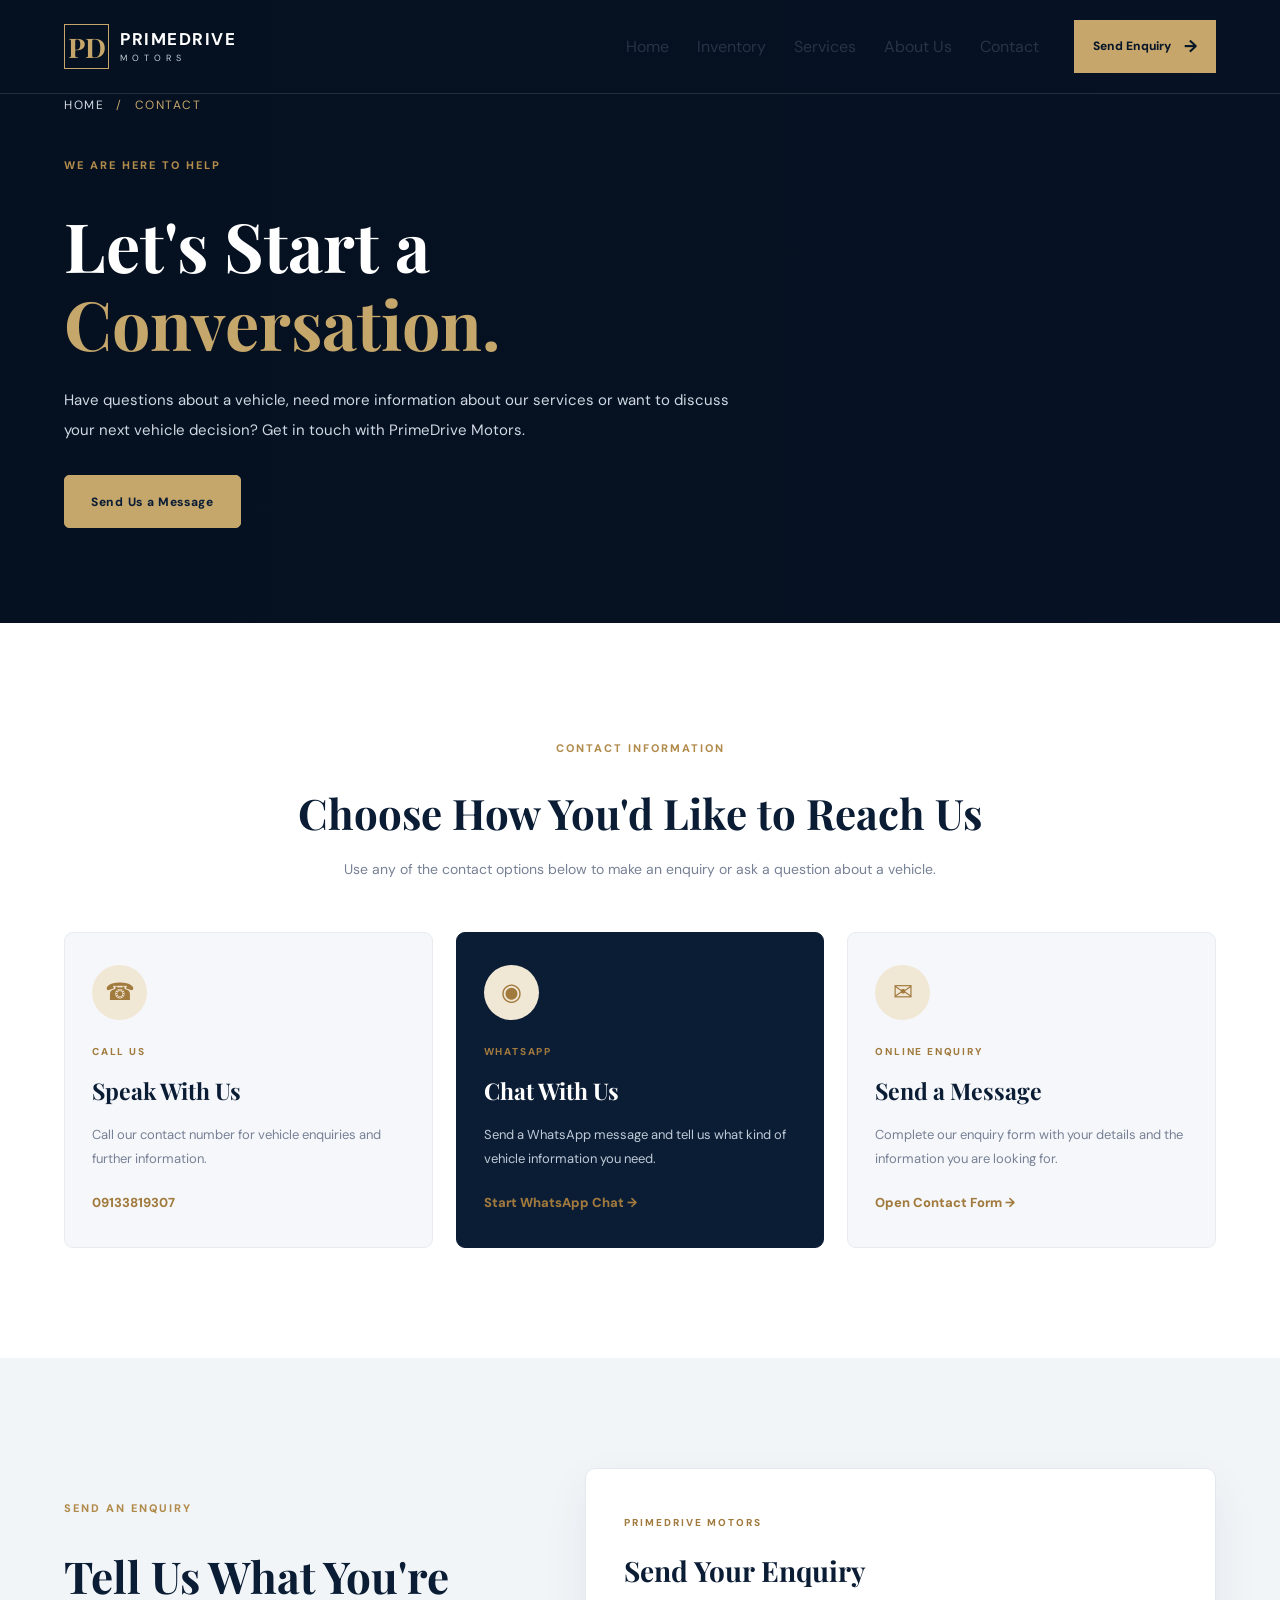
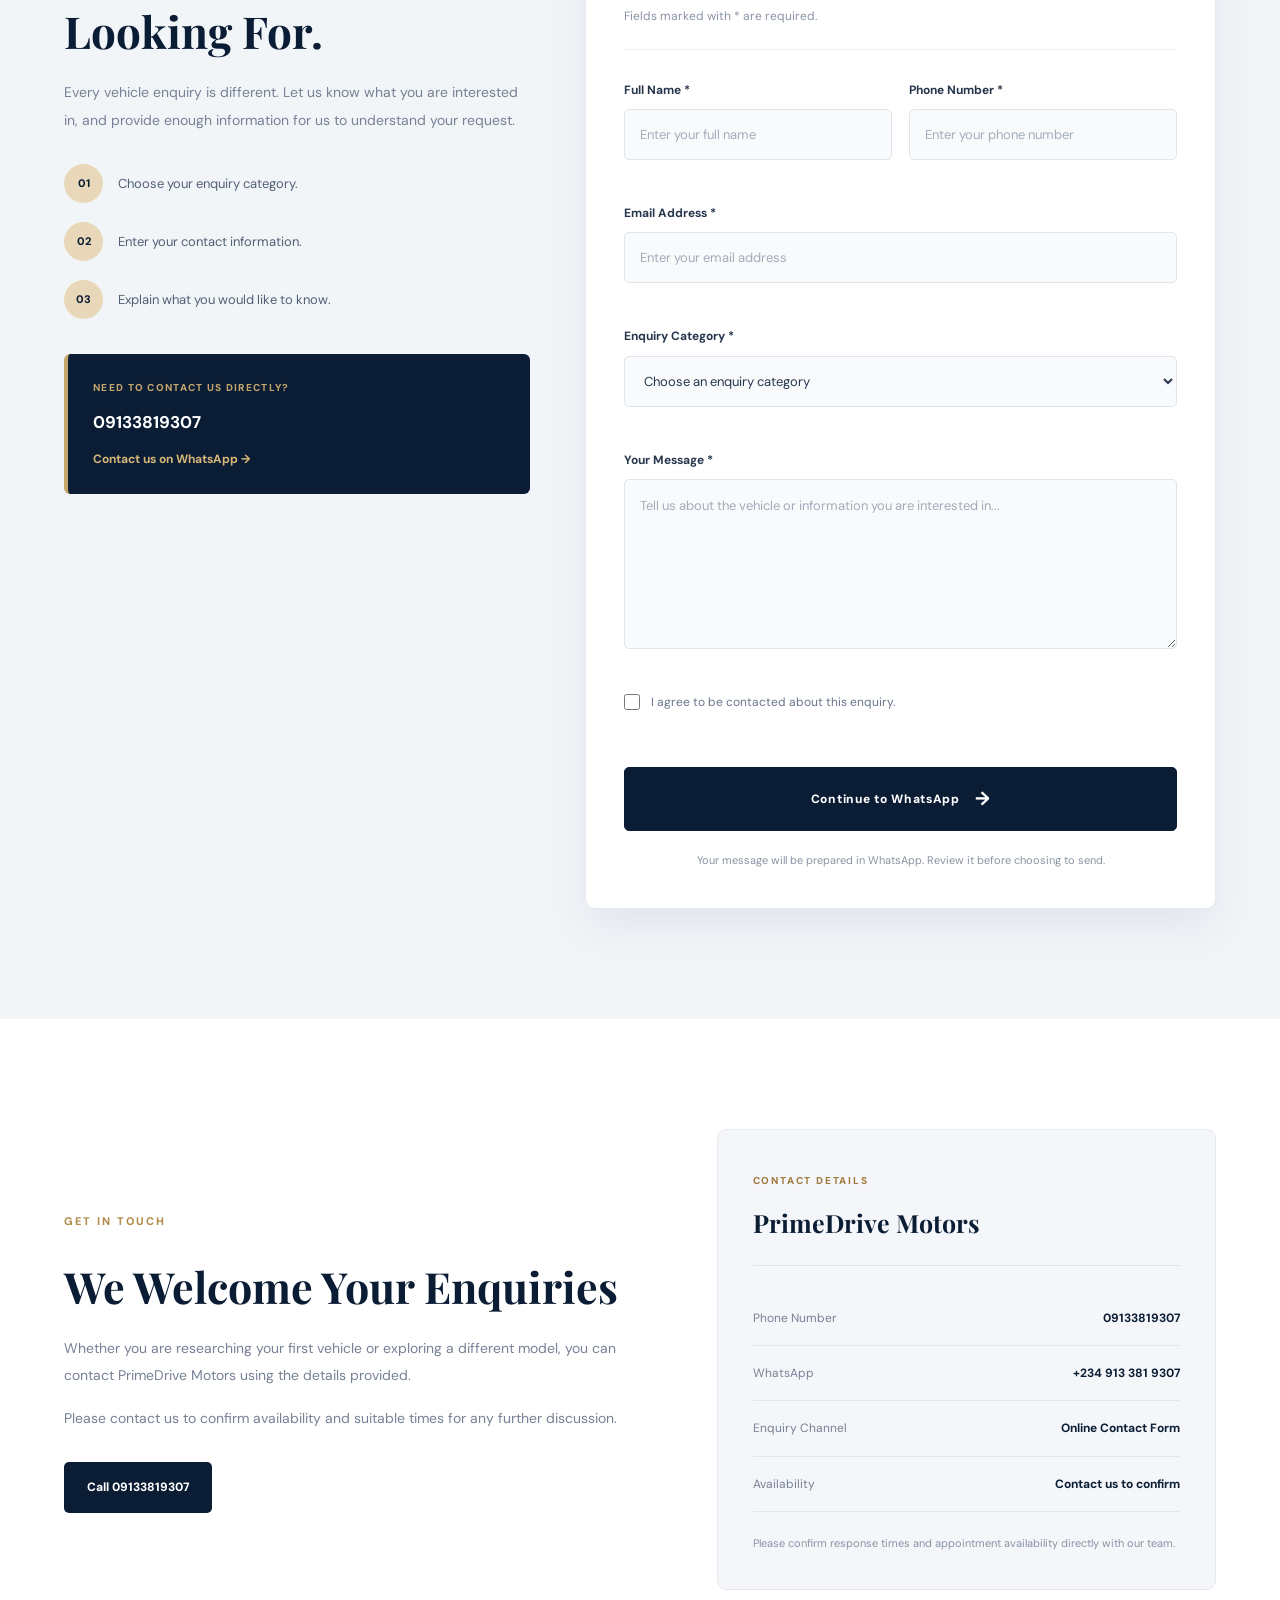
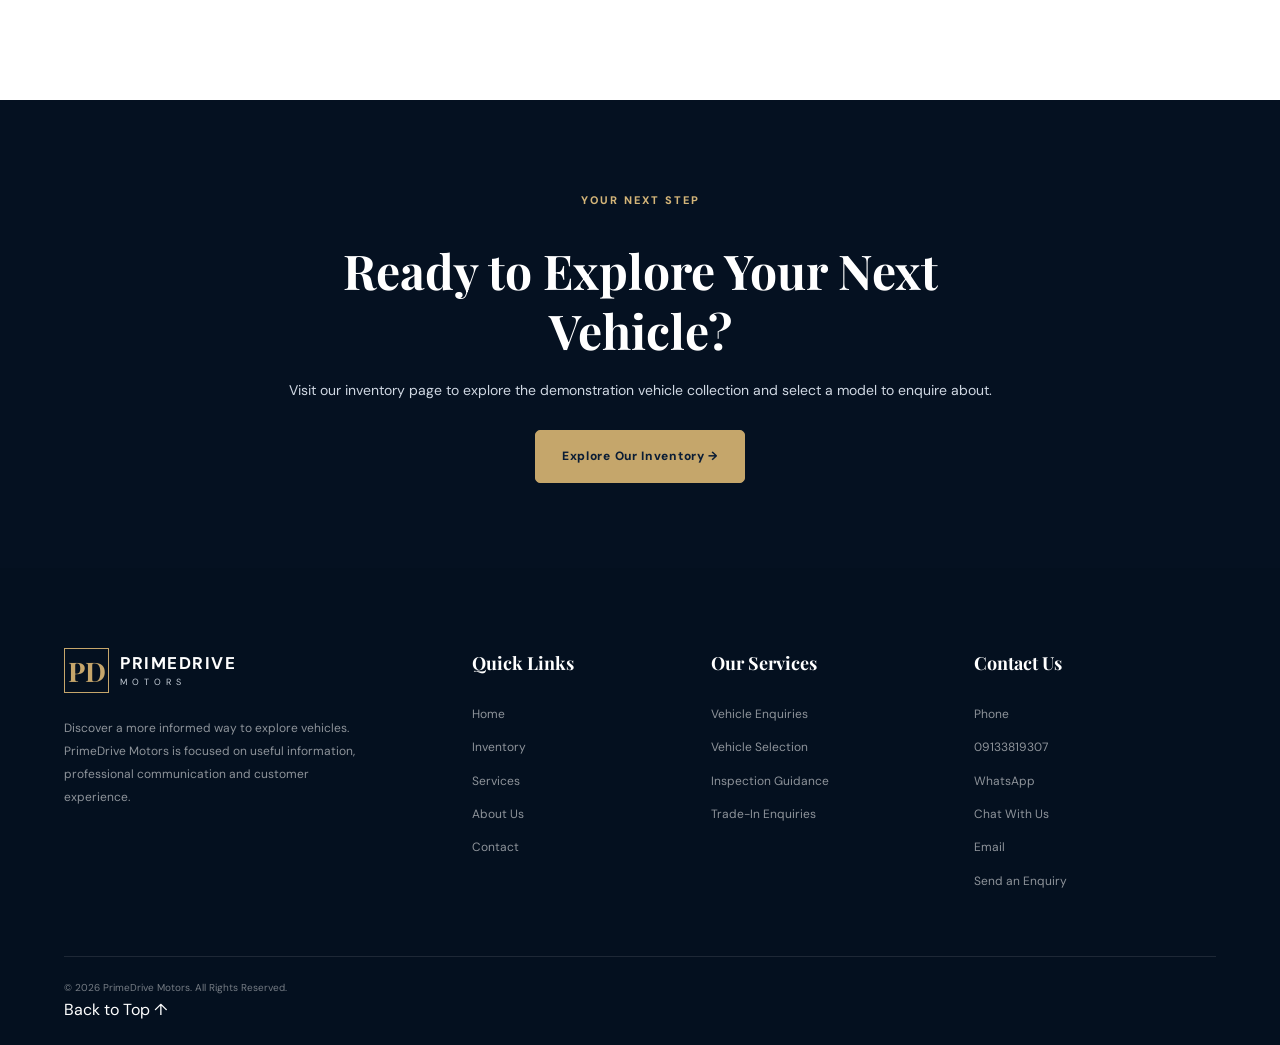
<file: contact.html>
<!DOCTYPE html>
<html lang="en">
<head>
  <meta charset="UTF-8">
  <meta name="viewport" content="width=device-width, initial-scale=1.0">

  <title>Contact Us | PrimeDrive Motors</title>

  <meta name="description" content="Contact PrimeDrive Motors for vehicle enquiries, vehicle selection assistance and customer support.">

  <link rel="icon" type="image/svg+xml" href="favicon.svg">

  <link rel="preconnect" href="https://fonts.googleapis.com">
  <link rel="preconnect" href="https://fonts.gstatic.com" crossorigin>

  <link href="https://fonts.googleapis.com/css2?family=DM+Sans:wght@400;500;600;700;800&family=Playfair+Display:wght@500;600;700&display=swap" rel="stylesheet">

  <link rel="stylesheet" href="style.css">
</head>

<body>

  <!-- PAGE LOADER -->
  <div class="page-loader" id="pageLoader">
    <div class="loader-content">
      <span class="loader-logo">PD</span>
      <span>PRIMEDRIVE MOTORS</span>
    </div>
  </div>


  <!-- HEADER -->
  <header class="site-header" id="siteHeader">

    <div class="container header-inner">

      <a href="index.html" class="logo">
        <span class="logo-mark">PD</span>

        <span class="logo-text">
          <strong>PRIMEDRIVE</strong>
          <small>MOTORS</small>
        </span>
      </a>

      <button
        class="menu-toggle"
        id="menuToggle"
        aria-label="Open navigation menu"
        aria-expanded="false"
        aria-controls="navWrap"
      >
        <span></span>
        <span></span>
        <span></span>
      </button>

      <div class="nav-wrap" id="navWrap">

        <nav class="navbar">
          <a href="index.html">Home</a>
          <a href="inventory.html">Inventory</a>
          <a href="services.html">Services</a>
          <a href="about.html">About Us</a>
          <a href="contact.html" class="active">Contact</a>
        </nav>

        <a href="#contact-form" class="header-cta">
          Send Enquiry
          <span>→</span>
        </a>

      </div>

    </div>

  </header>


  <main>

    <!-- CONTACT HERO -->
    <section class="contact-hero">

      <div class="contact-hero-background"></div>
      <div class="contact-hero-overlay"></div>

      <div class="container">

        <div class="contact-hero-content">

          <div class="contact-breadcrumb">
            <a href="index.html">Home</a>
            <span>/</span>
            <span>Contact</span>
          </div>

          <span class="section-label">WE ARE HERE TO HELP</span>

          <h1>
            Let's Start a
            <span>Conversation.</span>
          </h1>

          <p>
            Have questions about a vehicle, need more information
            about our services or want to discuss your next vehicle
            decision? Get in touch with PrimeDrive Motors.
          </p>

          <a href="#contact-form" class="contact-hero-button">
            Send Us a Message
          </a>

        </div>

      </div>
    </section>


    <!-- CONTACT INFORMATION -->
    <section class="contact-information section-padding">

      <div class="container">

        <div class="contact-section-heading" data-reveal>

          <span class="section-label">CONTACT INFORMATION</span>

          <h2>Choose How You'd Like to Reach Us</h2>

          <p>
            Use any of the contact options below to make an enquiry
            or ask a question about a vehicle.
          </p>

        </div>


        <div class="contact-info-grid">

          <!-- PHONE -->
          <article class="contact-info-card" data-reveal>

            <div class="contact-info-icon">☎</div>

            <span class="contact-info-label">CALL US</span>

            <h3>Speak With Us</h3>

            <p>
              Call our contact number for vehicle enquiries
              and further information.
            </p>

            <a href="tel:09133819307">
              09133819307
            </a>

          </article>


          <!-- WHATSAPP -->
          <article class="contact-info-card contact-info-highlight" data-reveal>

            <div class="contact-info-icon">◉</div>

            <span class="contact-info-label">WHATSAPP</span>

            <h3>Chat With Us</h3>

            <p>
              Send a WhatsApp message and tell us what kind
              of vehicle information you need.
            </p>

            <a
              href="https://wa.me/2349133819307?text=Hello%20PrimeDrive%20Motors%2C%20I%20would%20like%20to%20make%20an%20enquiry."
              target="_blank"
              rel="noopener noreferrer"
            >
              Start WhatsApp Chat →
            </a>

          </article>


          <!-- ENQUIRY -->
          <article class="contact-info-card" data-reveal>

            <div class="contact-info-icon">✉</div>

            <span class="contact-info-label">ONLINE ENQUIRY</span>

            <h3>Send a Message</h3>

            <p>
              Complete our enquiry form with your details
              and the information you are looking for.
            </p>

            <a href="#contact-form">
              Open Contact Form →
            </a>

          </article>

        </div>

      </div>
    </section>


    <!-- CONTACT FORM SECTION -->
    <section class="contact-form-section section-padding" id="contact-form">

      <div class="container">

        <div class="contact-form-layout">

          <!-- FORM INTRODUCTION -->
          <div class="contact-form-intro" data-reveal>

            <span class="section-label">SEND AN ENQUIRY</span>

            <h2>
              Tell Us What
              You're Looking For.
            </h2>

            <p>
              Every vehicle enquiry is different. Let us know
              what you are interested in, and provide enough
              information for us to understand your request.
            </p>

            <div class="contact-form-points">

              <div class="contact-form-point">
                <span>01</span>
                <p>Choose your enquiry category.</p>
              </div>

              <div class="contact-form-point">
                <span>02</span>
                <p>Enter your contact information.</p>
              </div>

              <div class="contact-form-point">
                <span>03</span>
                <p>Explain what you would like to know.</p>
              </div>

            </div>

            <div class="contact-direct-box">

              <span>NEED TO CONTACT US DIRECTLY?</span>

              <a href="tel:09133819307">
                09133819307
              </a>

              <a
                href="https://wa.me/2349133819307"
                target="_blank"
                rel="noopener noreferrer"
              >
                Contact us on WhatsApp →
              </a>

            </div>

          </div>


          <!-- CONTACT FORM -->
          <div class="contact-form-wrapper" data-reveal>

            <div class="contact-form-heading">
              <span>PRIMEDRIVE MOTORS</span>
              <h3>Send Your Enquiry</h3>
              <p>Fields marked with * are required.</p>
            </div>


            <form id="contactForm" class="contact-form" novalidate>

              <div class="contact-form-row">

                <div class="form-group">
                  <label for="contactName">
                    Full Name *
                  </label>

                  <input
                    type="text"
                    id="contactName"
                    name="name"
                    placeholder="Enter your full name"
                    autocomplete="name"
                    required
                  >

                  <small class="form-error" id="nameError"></small>
                </div>


                <div class="form-group">
                  <label for="contactPhone">
                    Phone Number *
                  </label>

                  <input
                    type="tel"
                    id="contactPhone"
                    name="phone"
                    placeholder="Enter your phone number"
                    autocomplete="tel"
                    required
                  >

                  <small class="form-error" id="phoneError"></small>
                </div>

              </div>


              <div class="form-group">
                <label for="contactEmail">
                  Email Address *
                </label>

                <input
                  type="email"
                  id="contactEmail"
                  name="email"
                  placeholder="Enter your email address"
                  autocomplete="email"
                  required
                >

                <small class="form-error" id="emailError"></small>
              </div>


              <div class="form-group">
                <label for="contactSubject">
                  Enquiry Category *
                </label>

                <select
                  id="contactSubject"
                  name="subject"
                  required
                >
                  <option value="">Choose an enquiry category</option>
                  <option value="Vehicle Purchase">Vehicle Purchase</option>
                  <option value="Vehicle Information">Vehicle Information</option>
                  <option value="Vehicle Inspection">Vehicle Inspection</option>
                  <option value="Trade-In Enquiry">Trade-In Enquiry</option>
                  <option value="Vehicle Financing">Vehicle Financing</option>
                  <option value="General Enquiry">General Enquiry</option>
                  <option value="Other">Other</option>
                </select>

                <small class="form-error" id="subjectError"></small>
              </div>


              <div class="form-group">
                <label for="contactMessage">
                  Your Message *
                </label>

                <textarea
                  id="contactMessage"
                  name="message"
                  rows="6"
                  placeholder="Tell us about the vehicle or information you are interested in..."
                  required
                ></textarea>

                <small class="form-error" id="messageError"></small>
              </div>


              <label class="contact-consent">
                <input
                  type="checkbox"
                  id="contactConsent"
                  required
                >

                <span>
                  I agree to be contacted about this enquiry.
                </span>
              </label>

              <small class="form-error" id="consentError"></small>


              <button type="submit" class="contact-submit-button">
                Continue to WhatsApp
                <span>→</span>
              </button>

              <p class="contact-form-note">
                Your message will be prepared in WhatsApp.
                Review it before choosing to send.
              </p>

              <div
                class="contact-form-status"
                id="contactFormStatus"
                role="status"
                aria-live="polite"
              ></div>

            </form>

          </div>

        </div>

      </div>
    </section>


    <!-- BUSINESS HOURS -->
    <section class="contact-hours-section section-padding">

      <div class="container">

        <div class="contact-hours-grid">

          <div class="contact-hours-content" data-reveal>

            <span class="section-label">GET IN TOUCH</span>

            <h2>We Welcome Your Enquiries</h2>

            <p>
              Whether you are researching your first vehicle
              or exploring a different model, you can contact
              PrimeDrive Motors using the details provided.
            </p>

            <p>
              Please contact us to confirm availability and
              suitable times for any further discussion.
            </p>

            <a href="tel:09133819307" class="contact-hours-button">
              Call 09133819307
            </a>

          </div>


          <div class="contact-hours-card" data-reveal>

            <div class="hours-card-heading">
              <span>CONTACT DETAILS</span>
              <h3>PrimeDrive Motors</h3>
            </div>

            <div class="hours-detail">
              <span>Phone Number</span>
              <strong>09133819307</strong>
            </div>

            <div class="hours-detail">
              <span>WhatsApp</span>
              <strong>+234 913 381 9307</strong>
            </div>

            <div class="hours-detail">
              <span>Enquiry Channel</span>
              <strong>Online Contact Form</strong>
            </div>

            <div class="hours-detail">
              <span>Availability</span>
              <strong>Contact us to confirm</strong>
            </div>

            <p class="hours-card-note">
              Please confirm response times and appointment
              availability directly with our team.
            </p>

          </div>

        </div>

      </div>
    </section>


    <!-- FINAL CTA -->
    <section class="contact-final-cta">

      <div class="contact-final-background"></div>
      <div class="contact-final-overlay"></div>

      <div class="container">

        <div class="contact-final-content" data-reveal>

          <span class="section-label">YOUR NEXT STEP</span>

          <h2>Ready to Explore Your Next Vehicle?</h2>

          <p>
            Visit our inventory page to explore the demonstration
            vehicle collection and select a model to enquire about.
          </p>

          <a href="inventory.html" class="contact-hero-button">
            Explore Our Inventory →
          </a>

        </div>

      </div>
    </section>

  </main>


  <!-- FOOTER -->
  <footer class="site-footer">

    <div class="container">

      <div class="footer-main">

        <div class="footer-brand">

          <a href="index.html" class="logo footer-logo">
            <span class="logo-mark">PD</span>

            <span class="logo-text">
              <strong>PRIMEDRIVE</strong>
              <small>MOTORS</small>
            </span>
          </a>

          <p>
            Discover a more informed way to explore vehicles.
            PrimeDrive Motors is focused on useful information,
            professional communication and customer experience.
          </p>

        </div>


        <div class="footer-column">
          <h3>Quick Links</h3>
          <a href="index.html">Home</a>
          <a href="inventory.html">Inventory</a>
          <a href="services.html">Services</a>
          <a href="about.html">About Us</a>
          <a href="contact.html">Contact</a>
        </div>


        <div class="footer-column">
          <h3>Our Services</h3>
          <a href="services.html">Vehicle Enquiries</a>
          <a href="services.html">Vehicle Selection</a>
          <a href="services.html">Inspection Guidance</a>
          <a href="services.html">Trade-In Enquiries</a>
        </div>


        <div class="footer-column footer-contact">
          <h3>Contact Us</h3>

          <p>Phone</p>
          <a href="tel:09133819307">09133819307</a>

          <p>WhatsApp</p>
          <a
            href="https://wa.me/2349133819307"
            target="_blank"
            rel="noopener noreferrer"
          >
            Chat With Us
          </a>

          <p>Email</p>
          <a href="#contact-form">Send an Enquiry</a>

        </div>

      </div>


      <div class="footer-bottom">

        <p>
          © <span id="currentYear"></span> PrimeDrive Motors.
          All Rights Reserved.
        </p>

        <a href="#top" class="footer-top-link">
          Back to Top ↑
        </a>

      </div>

    </div>

  </footer>


  <button
    class="back-to-top"
    id="backToTop"
    aria-label="Back to top"
  >
    ↑
  </button>

  <div class="toast" id="toast"></div>

  <script src="script.js"></script>

</body>
</html>
</file>
<file: style.css>
/* =========================================
   PRIME DRIVE MOTORS
   PREMIUM NAVY BLUE & SILVER DESIGN
========================================= */

:root {
  --navy: #071629;
  --navy-light: #102640;
  --navy-soft: #18344f;
  --silver: #c6ced8;
  --silver-light: #e8edf2;
  --gold: #c6a66b;
  --white: #ffffff;
  --light: #f5f7fa;
  --text: #263445;
  --muted: #788493;
  --border: #e3e8ee;
  --shadow: 0 15px 45px rgba(7, 22, 41, 0.09);
  --transition: 0.35s ease;
}

* {
  margin: 0;
  padding: 0;
  box-sizing: border-box;
}

html {
  scroll-behavior: smooth;
  scroll-padding-top: 90px;
}

body {
  font-family: "DM Sans", sans-serif;
  color: var(--text);
  background: var(--white);
  overflow-x: hidden;
  line-height: 1.7;
}

body.menu-open {
  overflow: hidden;
}

img {
  display: block;
  width: 100%;
}

a {
  text-decoration: none;
  color: inherit;
}

button {
  font: inherit;
}

.container {
  width: min(1180px, 90%);
  margin: 0 auto;
}

.section-padding {
  padding: 110px 0;
}


/* =========================================
   PAGE LOADER
========================================= */

.page-loader {
  position: fixed;
  inset: 0;
  z-index: 9999;
  background: var(--navy);
  display: flex;
  flex-direction: column;
  align-items: center;
  justify-content: center;
  gap: 20px;
  transition: opacity 0.6s ease, visibility 0.6s ease;
}

.page-loader.loaded {
  opacity: 0;
  visibility: hidden;
  pointer-events: none;
}

.loader-logo {
  color: var(--white);
  font-size: 25px;
  font-weight: 800;
  letter-spacing: 4px;
}

.loader-logo span {
  color: var(--gold);
}

.loader-line {
  width: 120px;
  height: 3px;
  background: rgba(255,255,255,0.15);
  overflow: hidden;
  position: relative;
}

.loader-line::after {
  content: "";
  position: absolute;
  inset: 0;
  background: var(--gold);
  transform: translateX(-100%);
  animation: loaderMove 1.2s ease forwards;
}

@keyframes loaderMove {
  to {
    transform: translateX(0);
  }
}


/* =========================================
   HEADER
========================================= */

.site-header {
  position: absolute;
  top: 0;
  left: 0;
  width: 100%;
  z-index: 1000;
  padding: 20px 0;
  transition: var(--transition);
  border-bottom: 1px solid rgba(255,255,255,0.12);
}

.site-header.scrolled {
  position: fixed;
  top: 0;
  background: rgba(7, 22, 41, 0.97);
  backdrop-filter: blur(15px);
  padding: 13px 0;
  box-shadow: 0 8px 25px rgba(0,0,0,0.15);
  animation: headerDown 0.4s ease;
}

@keyframes headerDown {
  from {
    transform: translateY(-100%);
  }
  to {
    transform: translateY(0);
  }
}

.header-inner {
  display: flex;
  align-items: center;
  justify-content: space-between;
  gap: 25px;
}

.logo {
  display: inline-flex;
  align-items: center;
  gap: 11px;
  color: var(--white);
  flex-shrink: 0;
}

.logo-mark {
  width: 45px;
  height: 45px;
  display: grid;
  place-items: center;
  border: 1px solid var(--gold);
  color: var(--gold);
  font-family: "Playfair Display", serif;
  font-size: 27px;
  font-weight: 700;
}

.logo-text {
  display: flex;
  flex-direction: column;
  line-height: 1.2;
}

.logo-text strong {
  font-size: 17px;
  letter-spacing: 1.5px;
}

.logo-text strong span {
  color: var(--gold);
}

.logo-text small {
  font-size: 9px;
  letter-spacing: 5px;
  color: var(--silver);
  margin-top: 4px;
}

.nav-wrap {
  display: flex;
  align-items: center;
  gap: 35px;
}

.navbar {
  display: flex;
  align-items: center;
  gap: 28px;
}

.nav-link {
  color: rgba(255,255,255,0.82);
  font-size: 13px;
  font-weight: 600;
  position: relative;
  transition: var(--transition);
}

.nav-link::after {
  content: "";
  position: absolute;
  bottom: -8px;
  left: 0;
  width: 0;
  height: 2px;
  background: var(--gold);
  transition: var(--transition);
}

.nav-link:hover,
.nav-link.active {
  color: var(--white);
}

.nav-link:hover::after,
.nav-link.active::after {
  width: 100%;
}

.header-cta {
  background: var(--gold);
  color: var(--navy);
  padding: 12px 19px;
  font-size: 12px;
  font-weight: 800;
  display: inline-flex;
  align-items: center;
  gap: 13px;
  transition: var(--transition);
}

.header-cta:hover {
  background: var(--white);
  transform: translateY(-3px);
}

.header-cta span {
  font-size: 17px;
}

.menu-toggle {
  display: none;
  width: 43px;
  height: 43px;
  border: 1px solid rgba(255,255,255,0.4);
  background: transparent;
  cursor: pointer;
  align-items: center;
  justify-content: center;
  flex-direction: column;
  gap: 6px;
}

.menu-toggle span {
  width: 20px;
  height: 2px;
  background: var(--white);
  transition: var(--transition);
}

.menu-toggle.active span:first-child {
  transform: translateY(8px) rotate(45deg);
}

.menu-toggle.active span:nth-child(2) {
  opacity: 0;
}

.menu-toggle.active span:last-child {
  transform: translateY(-8px) rotate(-45deg);
}


/* =========================================
   HERO SECTION
========================================= */

.hero {
  min-height: 760px;
  height: 100vh;
  max-height: 950px;
  position: relative;
  display: flex;
  align-items: center;
  background: var(--navy);
  color: var(--white);
  overflow: hidden;
}

.hero-background {
  position: absolute;
  inset: 0;
  background-image: url("https://images.unsplash.com/photo-1503376780353-7e6692767b70?auto=format&fit=crop&w=2200&q=90");
  background-size: cover;
  background-position: center;
  transform: scale(1.06);
  animation: heroImageReveal 2s ease forwards, heroZoom 20s ease-in-out infinite alternate 2s;
}

@keyframes heroImageReveal {
  from {
    opacity: 0;
    transform: scale(1.12);
  }
  to {
    opacity: 1;
    transform: scale(1.03);
  }
}

@keyframes heroZoom {
  from {
    transform: scale(1.03);
  }
  to {
    transform: scale(1.11);
  }
}

.hero-overlay {
  position: absolute;
  inset: 0;
  background:
    linear-gradient(
      90deg,
      rgba(5, 17, 33, 0.96) 0%,
      rgba(5, 17, 33, 0.82) 42%,
      rgba(5, 17, 33, 0.3) 100%
    ),
    linear-gradient(
      0deg,
      rgba(5, 17, 33, 0.55),
      transparent 55%
    );
}

.hero-container {
  position: relative;
  z-index: 2;
  padding-top: 80px;
}

.hero-content {
  max-width: 690px;
}

.eyebrow {
  display: inline-flex;
  align-items: center;
  gap: 12px;
  color: var(--gold);
  font-size: 10px;
  font-weight: 800;
  letter-spacing: 3px;
}

.eyebrow-line {
  display: inline-block;
  width: 34px;
  height: 1px;
  background: var(--gold);
}

.hero h1 {
  font-family: "Playfair Display", serif;
  font-size: clamp(48px, 6.3vw, 84px);
  line-height: 1.08;
  font-weight: 600;
  margin: 26px 0;
  letter-spacing: -2px;
}

.hero h1 span {
  display: block;
  color: var(--silver);
}

.hero-description {
  max-width: 550px;
  color: rgba(255,255,255,0.76);
  font-size: 15px;
  line-height: 1.9;
  margin-bottom: 35px;
}

.hero-actions {
  display: flex;
  flex-wrap: wrap;
  gap: 15px;
}

.btn {
  min-height: 54px;
  padding: 0 25px;
  display: inline-flex;
  align-items: center;
  justify-content: center;
  gap: 22px;
  font-size: 12px;
  font-weight: 800;
  transition: var(--transition);
  border: 1px solid transparent;
}

.btn span {
  font-size: 18px;
}

.btn-primary {
  background: var(--gold);
  color: var(--navy);
}

.btn-primary:hover {
  background: var(--white);
  transform: translateY(-4px);
  box-shadow: 0 10px 25px rgba(0,0,0,0.2);
}

.btn-outline {
  border-color: rgba(255,255,255,0.5);
  color: var(--white);
}

.btn-outline:hover {
  background: var(--white);
  color: var(--navy);
  transform: translateY(-4px);
}

.btn-dark {
  background: var(--navy);
  color: var(--white);
}

.hero-note {
  display: flex;
  align-items: center;
  gap: 12px;
  margin-top: 65px;
  color: rgba(255,255,255,0.65);
  font-size: 9px;
  letter-spacing: 2px;
}

.note-line {
  width: 45px;
  height: 1px;
  background: var(--gold);
}

.hero-side-label {
  position: absolute;
  right: 0;
  bottom: 75px;
  writing-mode: vertical-rl;
  color: rgba(255,255,255,0.55);
  font-size: 9px;
  letter-spacing: 4px;
}

.scroll-indicator {
  position: absolute;
  bottom: 30px;
  left: 5%;
  z-index: 2;
  display: flex;
  align-items: center;
  gap: 15px;
  color: rgba(255,255,255,0.7);
  font-size: 9px;
  letter-spacing: 2px;
}

.scroll-arrow {
  font-size: 22px;
  color: var(--gold);
  animation: scrollDown 1.4s ease-in-out infinite;
}

@keyframes scrollDown {
  0%, 100% {
    transform: translateY(0);
  }
  50% {
    transform: translateY(7px);
  }
}


/* =========================================
   WELCOME SECTION
========================================= */

.welcome-section {
  background: var(--white);
}

.welcome-grid {
  display: grid;
  grid-template-columns: 1fr 0.9fr;
  align-items: center;
  gap: 85px;
}

.welcome-image-wrap {
  position: relative;
  padding: 0 35px 35px 0;
}

.welcome-image-wrap::after {
  content: "";
  position: absolute;
  right: 0;
  bottom: 0;
  width: 75%;
  height: 80%;
  border: 1px solid var(--gold);
  z-index: 0;
}

.welcome-image {
  height: 470px;
  object-fit: cover;
  position: relative;
  z-index: 1;
  box-shadow: var(--shadow);
}

.image-caption {
  position: absolute;
  left: 0;
  bottom: 0;
  z-index: 2;
  background: var(--navy);
  color: var(--white);
  padding: 17px 23px;
  display: flex;
  align-items: center;
  gap: 16px;
  font-size: 9px;
  letter-spacing: 1.5px;
  font-weight: 700;
}

.caption-number {
  color: var(--gold);
  font-size: 20px;
  font-family: "Playfair Display", serif;
}

.welcome-content h2,
.section-heading h2,
.experience-content h2,
.contact-cta h2 {
  font-family: "Playfair Display", serif;
  color: var(--navy);
  font-size: clamp(32px, 4vw, 48px);
  line-height: 1.2;
  font-weight: 600;
  margin: 20px 0;
}

.welcome-content h2 span {
  display: block;
  color: #8a98a7;
}

.welcome-content p {
  color: var(--muted);
  font-size: 14px;
  margin-bottom: 18px;
}

.text-link {
  display: inline-flex;
  align-items: center;
  gap: 18px;
  color: var(--navy);
  font-size: 12px;
  font-weight: 800;
  border-bottom: 1px solid var(--gold);
  padding-bottom: 7px;
  margin-top: 14px;
  transition: var(--transition);
}

.text-link span {
  color: var(--gold);
  font-size: 18px;
}

.text-link:hover {
  gap: 25px;
  color: var(--gold);
}


/* =========================================
   BENEFITS SECTION
========================================= */

.benefits-section {
  background: var(--light);
}

.section-heading {
  margin-bottom: 55px;
}

.section-heading.centered {
  text-align: center;
  max-width: 680px;
  margin-left: auto;
  margin-right: auto;
}

.section-heading.centered .eyebrow {
  justify-content: center;
}

.section-heading h2 {
  margin-bottom: 15px;
}

.section-heading p {
  color: var(--muted);
  font-size: 14px;
}

.benefits-grid {
  display: grid;
  grid-template-columns: repeat(3, 1fr);
  gap: 25px;
}

.benefit-card {
  background: var(--white);
  padding: 38px 30px;
  border: 1px solid var(--border);
  transition: var(--transition);
  position: relative;
  overflow: hidden;
}

.benefit-card::after {
  content: "";
  position: absolute;
  bottom: 0;
  left: 0;
  height: 3px;
  width: 0;
  background: var(--gold);
  transition: var(--transition);
}

.benefit-card:hover {
  transform: translateY(-8px);
  box-shadow: var(--shadow);
}

.benefit-card:hover::after {
  width: 100%;
}

.benefit-icon {
  width: 52px;
  height: 52px;
  display: grid;
  place-items: center;
  background: var(--navy);
  color: var(--gold);
  font-family: "Playfair Display", serif;
  font-size: 20px;
  margin-bottom: 25px;
}

.benefit-card h3 {
  color: var(--navy);
  font-family: "Playfair Display", serif;
  font-size: 21px;
  margin-bottom: 12px;
}

.benefit-card p {
  color: var(--muted);
  font-size: 13px;
  line-height: 1.9;
}


/* =========================================
   FEATURED VEHICLES
========================================= */

.featured-section {
  background: var(--white);
}

.section-heading-row {
  display: flex;
  align-items: end;
  justify-content: space-between;
  gap: 30px;
}

.section-heading-row h2 {
  margin-bottom: 12px;
}

.section-heading-row .desktop-link {
  margin-bottom: 10px;
  flex-shrink: 0;
}

.vehicle-grid {
  display: grid;
  grid-template-columns: repeat(3, 1fr);
  gap: 25px;
}

.vehicle-card {
  background: var(--white);
  border: 1px solid var(--border);
  overflow: hidden;
  transition: var(--transition);
}

.vehicle-card:hover {
  transform: translateY(-9px);
  box-shadow: var(--shadow);
}

.vehicle-image-link {
  position: relative;
  display: block;
  overflow: hidden;
  height: 240px;
  background: var(--light);
}

.vehicle-image {
  height: 100%;
  object-fit: cover;
  transition: transform 0.7s ease;
}

.vehicle-card:hover .vehicle-image {
  transform: scale(1.08);
}

.vehicle-tag {
  position: absolute;
  top: 18px;
  left: 18px;
  padding: 8px 12px;
  background: var(--gold);
  color: var(--navy);
  font-size: 9px;
  font-weight: 800;
  letter-spacing: 1px;
}

.vehicle-info {
  padding: 26px 24px;
}

.vehicle-category {
  color: #9a865f;
  font-size: 9px;
  font-weight: 800;
  letter-spacing: 2px;
  margin-bottom: 9px;
}

.vehicle-info h3 {
  color: var(--navy);
  font-family: "Playfair Display", serif;
  font-size: 23px;
  margin-bottom: 10px;
}

.vehicle-description {
  color: var(--muted);
  font-size: 12px;
  line-height: 1.8;
  min-height: 65px;
}

.vehicle-meta {
  display: flex;
  flex-wrap: wrap;
  gap: 7px;
  padding: 17px 0;
  margin-top: 12px;
  border-top: 1px solid var(--border);
  border-bottom: 1px solid var(--border);
}

.vehicle-meta span {
  padding: 6px 9px;
  background: var(--light);
  color: #647181;
  font-size: 9px;
  font-weight: 700;
}

.vehicle-link {
  display: flex;
  justify-content: space-between;
  align-items: center;
  color: var(--navy);
  font-size: 11px;
  font-weight: 800;
  margin-top: 18px;
  transition: var(--transition);
}

.vehicle-link span {
  color: var(--gold);
  font-size: 19px;
}

.vehicle-link:hover {
  color: var(--gold);
}

.mobile-inventory-link {
  display: none;
}


/* =========================================
   EXPERIENCE BANNER
========================================= */

.experience-section {
  min-height: 520px;
  position: relative;
  display: flex;
  align-items: center;
  color: var(--white);
  overflow: hidden;
}

.experience-background {
  position: absolute;
  inset: 0;
  background-image: url("https://images.unsplash.com/photo-1511919884226-fd3cad34687c?auto=format&fit=crop&w=2000&q=85");
  background-position: center;
  background-size: cover;
  background-attachment: fixed;
  animation: experienceFade 1.5s ease;
}

@keyframes experienceFade {
  from {
    opacity: 0;
  }
  to {
    opacity: 1;
  }
}

.experience-overlay {
  position: absolute;
  inset: 0;
  background: linear-gradient(
    90deg,
    rgba(7,22,41,0.97),
    rgba(7,22,41,0.68)
  );
}

.experience-content {
  position: relative;
  z-index: 2;
  padding-top: 100px;
  padding-bottom: 100px;
}

.experience-content h2 {
  color: var(--white);
  max-width: 650px;
  font-size: clamp(36px, 5vw, 58px);
}

.experience-content h2 span {
  display: block;
  color: var(--silver);
}

.experience-content p {
  max-width: 560px;
  color: rgba(255,255,255,0.7);
  font-size: 14px;
  margin-bottom: 28px;
}


/* =========================================
   SERVICES PREVIEW
========================================= */

.services-preview {
  background: var(--light);
}

.services-grid {
  display: grid;
  grid-template-columns: repeat(3, 1fr);
  gap: 25px;
}

.service-card {
  background: var(--white);
  padding: 35px 30px;
  border: 1px solid var(--border);
  transition: var(--transition);
}

.service-card:hover {
  background: var(--navy);
  transform: translateY(-7px);
  box-shadow: var(--shadow);
}

.service-number {
  color: var(--gold);
  font-family: "Playfair Display", serif;
  font-size: 34px;
  margin-bottom: 20px;
}

.service-card h3 {
  color: var(--navy);
  font-family: "Playfair Display", serif;
  font-size: 22px;
  margin-bottom: 14px;
  transition: var(--transition);
}

.service-card p {
  color: var(--muted);
  font-size: 13px;
  line-height: 1.9;
  margin-bottom: 15px;
  transition: var(--transition);
}

.service-card:hover h3,
.service-card:hover p,
.service-card:hover .text-link {
  color: var(--white);
}


/* =========================================
   CONTACT CTA
========================================= */

.contact-cta {
  background: var(--white);
}

.contact-cta-inner {
  background: var(--navy);
  padding: 55px 60px;
  display: flex;
  align-items: center;
  justify-content: space-between;
  gap: 35px;
}

.contact-cta h2 {
  color: var(--white);
  margin: 17px 0 12px;
}

.contact-cta-content p {
  color: rgba(255,255,255,0.65);
  font-size: 13px;
  max-width: 560px;
}

.contact-cta-actions {
  display: flex;
  flex-direction: column;
  align-items: flex-start;
  gap: 20px;
  flex-shrink: 0;
}

.phone-link {
  color: var(--white);
  font-size: 14px;
  font-weight: 700;
  display: flex;
  align-items: center;
  gap: 12px;
}

.phone-icon {
  color: var(--gold);
  font-size: 20px;
}


/* =========================================
   FOOTER
========================================= */

.site-footer {
  background: #04101f;
  color: var(--white);
}

.footer-main {
  padding-top: 80px;
  padding-bottom: 65px;
  display: grid;
  grid-template-columns: 1.5fr 0.8fr 0.9fr 1fr;
  gap: 45px;
}

.footer-brand p {
  max-width: 300px;
  color: rgba(255,255,255,0.55);
  font-size: 12px;
  line-height: 1.9;
  margin: 24px 0;
}

.footer-phone {
  color: var(--gold);
  font-size: 13px;
  font-weight: 700;
}

.footer-column {
  display: flex;
  flex-direction: column;
  align-items: flex-start;
  gap: 13px;
}

.footer-column h3 {
  color: var(--white);
  font-family: "Playfair Display", serif;
  font-size: 18px;
  margin-bottom: 12px;
}

.footer-column a,
.footer-column p {
  color: rgba(255,255,255,0.55);
  font-size: 12px;
  transition: var(--transition);
}

.footer-column a:hover {
  color: var(--gold);
  padding-left: 5px;
}

.footer-bottom {
  border-top: 1px solid rgba(255,255,255,0.1);
  padding: 22px 0;
}

.footer-bottom-inner {
  display: flex;
  justify-content: space-between;
  gap: 20px;
}

.footer-bottom p {
  color: rgba(255,255,255,0.45);
  font-size: 10px;
}


/* =========================================
   BACK TO TOP
========================================= */

.back-to-top {
  position: fixed;
  right: 25px;
  bottom: 25px;
  width: 45px;
  height: 45px;
  background: var(--gold);
  color: var(--navy);
  border: none;
  font-size: 22px;
  cursor: pointer;
  opacity: 0;
  visibility: hidden;
  transform: translateY(15px);
  transition: var(--transition);
  z-index: 900;
}

.back-to-top.show {
  opacity: 1;
  visibility: visible;
  transform: translateY(0);
}

.back-to-top:hover {
  background: var(--navy);
  color: var(--white);
}


/* =========================================
   TOAST MESSAGE
========================================= */

.toast {
  position: fixed;
  bottom: 25px;
  left: 50%;
  transform: translate(-50%, 20px);
  background: var(--navy);
  color: var(--white);
  padding: 13px 22px;
  font-size: 12px;
  opacity: 0;
  visibility: hidden;
  transition: var(--transition);
  z-index: 5000;
}

.toast.show {
  opacity: 1;
  visibility: visible;
  transform: translate(-50%, 0);
}


/* =========================================
   SCROLL REVEAL ANIMATIONS
========================================= */

[data-reveal] {
  opacity: 0;
  transform: translateY(35px);
  transition:
    opacity 0.8s ease,
    transform 0.8s ease;
}

[data-reveal].revealed {
  opacity: 1;
  transform: translateY(0);
}


/* =========================================
   RESPONSIVE DESIGN - TABLET
========================================= */

@media (max-width: 1000px) {

  .navbar {
    gap: 17px;
  }

  .nav-wrap {
    gap: 20px;
  }

  .nav-link {
    font-size: 11px;
  }

  .header-cta {
    padding: 11px 13px;
  }

  .welcome-grid {
    gap: 45px;
  }

  .footer-main {
    grid-template-columns: repeat(2, 1fr);
  }

  .contact-cta-inner {
    padding: 45px 35px;
  }
}


/* =========================================
   RESPONSIVE DESIGN - MOBILE
========================================= */

@media (max-width: 768px) {

  .section-padding {
    padding: 75px 0;
  }

  .container {
    width: min(100% - 36px, 600px);
  }

  /* HEADER */

  .site-header {
    padding: 15px 0;
  }

  .logo-mark {
    width: 39px;
    height: 39px;
    font-size: 23px;
  }

  .logo-text strong {
    font-size: 14px;
  }

  .menu-toggle {
    display: flex;
  }

  .nav-wrap {
    position: fixed;
    top: 0;
    right: -100%;
    width: min(85%, 360px);
    height: 100vh;
    background: var(--navy);
    flex-direction: column;
    justify-content: center;
    align-items: stretch;
    padding: 90px 35px 40px;
    gap: 35px;
    transition: right 0.4s ease;
    box-shadow: -15px 0 35px rgba(0,0,0,0.25);
    z-index: 1001;
  }

  .nav-wrap.open {
    right: 0;
  }

  .navbar {
    flex-direction: column;
    align-items: flex-start;
    gap: 0;
  }

  .nav-link {
    width: 100%;
    padding: 16px 0;
    font-size: 15px;
    border-bottom: 1px solid rgba(255,255,255,0.1);
  }

  .nav-link::after {
    display: none;
  }

  .header-cta {
    justify-content: center;
    width: 100%;
    padding: 15px;
  }

  .menu-toggle {
    position: relative;
    z-index: 1002;
  }

  /* HERO */

  .hero {
    min-height: 700px;
    height: 90vh;
    max-height: 850px;
  }

  .hero-background {
    background-position: 58% center;
  }

  .hero-overlay {
    background:
      linear-gradient(
        90deg,
        rgba(5,17,33,0.94),
        rgba(5,17,33,0.68)
      ),
      linear-gradient(
        0deg,
        rgba(5,17,33,0.65),
        transparent
      );
  }

  .hero-container {
    padding-top: 80px;
  }

  .hero h1 {
    font-size: clamp(43px, 11vw, 65px);
    letter-spacing: -1px;
    margin: 23px 0;
  }

  .hero-description {
    font-size: 13px;
    line-height: 1.9;
  }

  .hero-actions {
    flex-direction: column;
    align-items: flex-start;
  }

  .hero-actions .btn {
    width: 100%;
    max-width: 320px;
  }

  .hero-note {
    margin-top: 40px;
    font-size: 8px;
  }

  .hero-side-label {
    display: none;
  }

  .scroll-indicator {
    bottom: 20px;
    font-size: 8px;
  }

  /* WELCOME */

  .welcome-grid {
    grid-template-columns: 1fr;
    gap: 45px;
  }

  .welcome-image {
    height: 330px;
  }

  .welcome-content h2 {
    font-size: 37px;
  }

  /* SECTION HEADINGS */

  .section-heading h2 {
    font-size: 35px;
  }

  .section-heading p {
    font-size: 13px;
  }

  .section-heading-row {
    display: block;
  }

  .section-heading-row .desktop-link {
    display: none;
  }

  /* BENEFITS */

  .benefits-grid {
    grid-template-columns: 1fr;
    gap: 17px;
  }

  .benefit-card {
    padding: 30px 25px;
  }

  /* VEHICLES */

  .vehicle-grid {
    grid-template-columns: 1fr;
    gap: 25px;
  }

  .vehicle-image-link {
    height: 250px;
  }

  .vehicle-info {
    padding: 23px;
  }

  .vehicle-description {
    min-height: auto;
  }

  .mobile-inventory-link {
    display: flex;
    justify-content: center;
    margin-top: 35px;
  }

  /* EXPERIENCE */

  .experience-section {
    min-height: 490px;
  }

  .experience-background {
    background-attachment: scroll;
  }

  .experience-content h2 {
    font-size: 39px;
  }

  .experience-content p {
    font-size: 13px;
  }

  /* SERVICES */

  .services-grid {
    grid-template-columns: 1fr;
  }

  .service-card {
    padding: 30px 25px;
  }

  /* CONTACT CTA */

  .contact-cta-inner {
    padding: 38px 25px;
    flex-direction: column;
    align-items: flex-start;
  }

  .contact-cta h2 {
    font-size: 35px;
  }

  .contact-cta-actions {
    width: 100%;
  }

  .contact-cta-actions .btn {
    width: 100%;
  }

  /* FOOTER */

  .footer-main {
    grid-template-columns: 1fr 1fr;
    gap: 35px 20px;
    padding-top: 60px;
  }

  .footer-brand {
    grid-column: 1 / -1;
  }

  .footer-bottom-inner {
    flex-direction: column;
    gap: 7px;
  }
}


/* =========================================
   SMALL MOBILE
========================================= */

@media (max-width: 420px) {

  .logo-text strong {
    font-size: 12px;
  }

  .logo-text small {
    font-size: 8px;
  }

  .hero h1 {
    font-size: 42px;
  }

  .hero-description {
    font-size: 12px;
  }

  .eyebrow {
    font-size: 8px;
    letter-spacing: 2px;
  }

  .welcome-content h2 {
    font-size: 32px;
  }

  .footer-main {
    grid-template-columns: 1fr;
  }

  .footer-brand {
    grid-column: auto;
  }

  .footer-column {
    gap: 10px;
  }
}


/* =========================================
   REDUCED MOTION ACCESSIBILITY
========================================= */

@media (prefers-reduced-motion: reduce) {

  *,
  *::before,
  *::after {
    scroll-behavior: auto !important;
    animation-duration: 0.01ms !important;
    animation-iteration-count: 1 !important;
    transition-duration: 0.01ms !important;
  }

}

/* =========================================
   PRIMEDRIVE MOTORS - INVENTORY PAGE
========================================= */

/* INVENTORY HERO */

.inventory-hero {
  position: relative;
  min-height: 480px;
  display: flex;
  align-items: center;
  overflow: hidden;
  background: #071426;
}

.inventory-hero-background {
  position: absolute;
  inset: 0;
  background:
    linear-gradient(90deg, rgba(5, 16, 32, 0.95), rgba(5, 16, 32, 0.35)),
    url("https://images.unsplash.com/photo-1492144534655-ae79c964c9d7?auto=format&fit=crop&w=2000&q=85")
    center 55% / cover no-repeat;
  animation: inventoryHeroZoom 15s ease-in-out infinite alternate;
}

.inventory-hero-overlay {
  position: absolute;
  inset: 0;
  background: linear-gradient(
    0deg,
    rgba(5, 16, 32, 0.55),
    transparent 70%
  );
}

.inventory-hero-content {
  position: relative;
  z-index: 2;
  max-width: 750px;
  padding-top: 90px;
  padding-bottom: 90px;
  color: #fff;
  animation: inventoryFadeUp 1s ease both;
}

.inventory-breadcrumb {
  margin-bottom: 22px;
  color: #c5a66b;
  font-size: 13px;
  letter-spacing: 2px;
  text-transform: uppercase;
}

.inventory-hero-content h1 {
  margin-bottom: 20px;
  font-family: "Playfair Display", serif;
  font-size: clamp(38px, 6vw, 68px);
  line-height: 1.12;
  color: #fff;
}

.inventory-hero-content p {
  max-width: 620px;
  color: #d5dce5;
  font-size: 17px;
  line-height: 1.9;
}

/* INTRODUCTION */

.inventory-intro {
  background: #f5f7fa;
}

.inventory-intro-inner {
  max-width: 850px;
  margin: auto;
  text-align: center;
}

.inventory-intro-inner h2 {
  margin-bottom: 18px;
  color: #0b1d35;
  font-family: "Playfair Display", serif;
  font-size: clamp(28px, 4vw, 42px);
}

.inventory-intro-inner p {
  color: #667085;
  font-size: 16px;
  line-height: 1.9;
}

/* INVENTORY SECTION */

.inventory-section {
  background: #fff;
}

.inventory-heading {
  display: flex;
  justify-content: space-between;
  align-items: end;
  gap: 20px;
  margin-bottom: 32px;
}

.inventory-heading h2 {
  color: #0b1d35;
  font-family: "Playfair Display", serif;
  font-size: clamp(28px, 4vw, 40px);
}

.inventory-heading p {
  margin-top: 10px;
  color: #778195;
  line-height: 1.7;
}

.inventory-count {
  color: #b18b4b;
  font-size: 14px;
  font-weight: 700;
  white-space: nowrap;
}

/* SEARCH AND FILTER */

.inventory-toolbar {
  display: grid;
  grid-template-columns: 1fr 230px;
  gap: 15px;
  margin-bottom: 35px;
  padding: 18px;
  background: #f4f6f9;
  border: 1px solid #e4e8ee;
  border-radius: 12px;
}

.inventory-search,
.inventory-filter {
  width: 100%;
  min-height: 54px;
  padding: 0 17px;
  color: #14243b;
  background: #fff;
  border: 1px solid #dce2e9;
  border-radius: 7px;
  outline: none;
  font: inherit;
  transition: border-color 0.3s, box-shadow 0.3s;
}

.inventory-search:focus,
.inventory-filter:focus {
  border-color: #b18b4b;
  box-shadow: 0 0 0 3px rgba(177, 139, 75, 0.12);
}

/* VEHICLE GRID */

.inventory-grid {
  display: grid;
  grid-template-columns: repeat(3, minmax(0, 1fr));
  gap: 28px;
}

.inventory-card {
  overflow: hidden;
  background: #fff;
  border: 1px solid #e6eaf0;
  border-radius: 12px;
  box-shadow: 0 8px 28px rgba(11, 29, 53, 0.06);
  transition: transform 0.35s ease, box-shadow 0.35s ease;
}

.inventory-card:hover {
  transform: translateY(-9px);
  box-shadow: 0 20px 42px rgba(11, 29, 53, 0.13);
}

.inventory-image {
  position: relative;
  height: 245px;
  overflow: hidden;
  background: #e9edf2;
}

.inventory-image img {
  width: 100%;
  height: 100%;
  display: block;
  object-fit: cover;
  transition: transform 0.65s ease;
}

.inventory-card:hover .inventory-image img {
  transform: scale(1.08);
}

.inventory-tag {
  position: absolute;
  top: 16px;
  left: 16px;
  padding: 8px 13px;
  color: #fff;
  background: #0b1d35;
  border-radius: 4px;
  font-size: 11px;
  font-weight: 700;
  letter-spacing: 1px;
  text-transform: uppercase;
}

.inventory-card-content {
  padding: 23px;
}

.inventory-category {
  margin-bottom: 9px;
  color: #b18b4b;
  font-size: 11px;
  font-weight: 700;
  letter-spacing: 1.5px;
  text-transform: uppercase;
}

.inventory-card-content h3 {
  margin-bottom: 12px;
  color: #0b1d35;
  font-family: "Playfair Display", serif;
  font-size: 23px;
  line-height: 1.35;
}

.inventory-card-content p {
  min-height: 55px;
  margin-bottom: 18px;
  color: #778195;
  font-size: 14px;
  line-height: 1.8;
}

.inventory-specs {
  display: flex;
  flex-wrap: wrap;
  gap: 10px 16px;
  padding: 15px 0;
  border-top: 1px solid #edf0f3;
  border-bottom: 1px solid #edf0f3;
  color: #596579;
  font-size: 12px;
}

.inventory-details {
  display: inline-flex;
  align-items: center;
  justify-content: center;
  gap: 9px;
  width: 100%;
  margin-top: 18px;
  padding: 14px 18px;
  color: #fff;
  background: #0b1d35;
  border: 1px solid #0b1d35;
  border-radius: 5px;
  text-decoration: none;
  font-size: 13px;
  font-weight: 700;
  letter-spacing: 0.5px;
  transition: background 0.3s, color 0.3s;
}

.inventory-details:hover {
  color: #0b1d35;
  background: #c5a66b;
  border-color: #c5a66b;
}

/* EMPTY SEARCH RESULTS */

.inventory-empty {
  padding: 55px 20px;
  text-align: center;
  background: #f5f7fa;
  border-radius: 10px;
}

.inventory-empty h3 {
  margin-bottom: 12px;
  color: #0b1d35;
  font-size: 23px;
}

.inventory-empty p {
  color: #778195;
  line-height: 1.8;
}

/* INVENTORY CONTACT BANNER */

.inventory-contact-banner {
  position: relative;
  overflow: hidden;
  background: #071426;
}

.inventory-contact-background {
  position: absolute;
  inset: 0;
  background:
    linear-gradient(rgba(5, 16, 32, 0.88), rgba(5, 16, 32, 0.93)),
    url("https://images.unsplash.com/photo-1503376780353-7e6692767b70?auto=format&fit=crop&w=1800&q=85")
    center / cover no-repeat;
}

.inventory-contact-overlay {
  position: absolute;
  inset: 0;
  background: linear-gradient(
    110deg,
    rgba(177, 139, 75, 0.12),
    transparent 60%
  );
}

.inventory-contact-content {
  position: relative;
  z-index: 2;
  max-width: 800px;
  margin: auto;
  color: #fff;
  text-align: center;
}

.inventory-contact-content h2 {
  margin-bottom: 18px;
  font-family: "Playfair Display", serif;
  font-size: clamp(29px, 4vw, 43px);
}

.inventory-contact-content p {
  margin-bottom: 25px;
  color: #d2d9e3;
  font-size: 16px;
  line-height: 1.9;
}

/* ANIMATIONS */

@keyframes inventoryHeroZoom {
  from {
    transform: scale(1);
  }
  to {
    transform: scale(1.08);
  }
}

@keyframes inventoryFadeUp {
  from {
    opacity: 0;
    transform: translateY(25px);
  }
  to {
    opacity: 1;
    transform: translateY(0);
  }
}

/* TABLET */

@media (max-width: 1000px) {
  .inventory-grid {
    grid-template-columns: repeat(2, minmax(0, 1fr));
    gap: 22px;
  }

  .inventory-image {
    height: 230px;
  }
}

/* MOBILE */

@media (max-width: 650px) {
  .inventory-hero {
    min-height: 410px;
  }

  .inventory-hero-content {
    padding-top: 75px;
    padding-bottom: 75px;
  }

  .inventory-hero-content p {
    font-size: 15px;
  }

  .inventory-heading {
    align-items: flex-start;
    flex-direction: column;
  }

  .inventory-toolbar {
    grid-template-columns: 1fr;
    padding: 13px;
  }

  .inventory-grid {
    grid-template-columns: 1fr;
    gap: 23px;
  }

  .inventory-image {
    height: 250px;
  }

  .inventory-card-content {
    padding: 20px;
  }

  .inventory-card-content p {
    min-height: auto;
  }

  .inventory-contact-content p {
    font-size: 14px;
  }
}

/* =========================================
   PRIMEDRIVE MOTORS - CAR DETAILS PAGE
========================================= */

/* DETAIL HERO */

.detail-hero {
  position: relative;
  min-height: 390px;
  display: flex;
  align-items: center;
  overflow: hidden;
  background: #071426;
}

.detail-hero-background {
  position: absolute;
  inset: 0;
  background:
    linear-gradient(90deg, rgba(5, 16, 32, 0.96), rgba(5, 16, 32, 0.42)),
    url("https://images.unsplash.com/photo-1503376780353-7e6692767b70?auto=format&fit=crop&w=2000&q=85")
    center 55% / cover no-repeat;
  animation: detailHeroZoom 16s ease-in-out infinite alternate;
}

.detail-hero-content {
  position: relative;
  z-index: 2;
  width: 100%;
  padding-top: 85px;
  padding-bottom: 85px;
  color: #fff;
  animation: detailFadeUp 1s ease both;
}

.detail-breadcrumb {
  display: flex;
  flex-wrap: wrap;
  align-items: center;
  gap: 11px;
  margin-bottom: 28px;
  color: #c5a66b;
  font-size: 12px;
  letter-spacing: 1px;
  text-transform: uppercase;
}

.detail-breadcrumb a {
  color: #d5dce5;
  text-decoration: none;
  transition: color 0.3s;
}

.detail-breadcrumb a:hover {
  color: #c5a66b;
}

.detail-eyebrow {
  display: inline-block;
  margin-bottom: 15px;
  color: #c5a66b;
  font-size: 12px;
  font-weight: 700;
  letter-spacing: 3px;
}

.detail-hero-content h1 {
  max-width: 850px;
  margin-bottom: 17px;
  color: #fff;
  font-family: "Playfair Display", serif;
  font-size: clamp(36px, 5.5vw, 62px);
  line-height: 1.15;
}

.detail-hero-content p {
  max-width: 650px;
  color: #d5dce5;
  font-size: 16px;
  line-height: 1.9;
}

/* MAIN DETAIL LAYOUT */

.detail-main {
  background: #f6f8fb;
}

.detail-layout {
  display: grid;
  grid-template-columns: minmax(0, 1.65fr) minmax(300px, 0.85fr);
  align-items: start;
  gap: 35px;
}

.detail-gallery {
  min-width: 0;
}

.detail-main-image {
  position: relative;
  height: 470px;
  overflow: hidden;
  background: #e7ebf0;
  border-radius: 12px;
  box-shadow: 0 12px 35px rgba(11, 29, 53, 0.09);
}

.detail-main-image img {
  display: block;
  width: 100%;
  height: 100%;
  object-fit: cover;
  transition: opacity 0.35s ease, transform 0.6s ease;
}

.detail-main-image:hover img {
  transform: scale(1.035);
}

.detail-image-label {
  position: absolute;
  left: 22px;
  bottom: 22px;
  padding: 10px 15px;
  color: #fff;
  background: rgba(7, 20, 38, 0.88);
  border-left: 3px solid #c5a66b;
  font-size: 11px;
  font-weight: 700;
  letter-spacing: 1.5px;
}

/* IMAGE THUMBNAILS */

.detail-thumbnails {
  display: grid;
  grid-template-columns: repeat(4, 1fr);
  gap: 14px;
  margin-top: 17px;
}

.detail-thumbnail {
  height: 105px;
  padding: 0;
  overflow: hidden;
  background: #e7ebf0;
  border: 2px solid transparent;
  border-radius: 7px;
  cursor: pointer;
  transition: border-color 0.3s, transform 0.3s;
}

.detail-thumbnail:hover {
  transform: translateY(-3px);
}

.detail-thumbnail.active {
  border-color: #b18b4b;
}

.detail-thumbnail img {
  width: 100%;
  height: 100%;
  display: block;
  object-fit: cover;
}

/* DESCRIPTION */

.detail-description {
  margin-top: 55px;
  padding: 35px;
  background: #fff;
  border: 1px solid #e8edf2;
  border-radius: 10px;
}

.section-label {
  display: inline-block;
  margin-bottom: 13px;
  color: #b18b4b;
  font-size: 11px;
  font-weight: 800;
  letter-spacing: 2px;
  text-transform: uppercase;
}

.detail-description h2,
.detail-features h2 {
  margin-bottom: 20px;
  color: #0b1d35;
  font-family: "Playfair Display", serif;
  font-size: clamp(25px, 3vw, 34px);
  line-height: 1.3;
}

.detail-description p {
  margin-bottom: 16px;
  color: #697589;
  font-size: 15px;
  line-height: 2;
}

.detail-description p:last-child {
  margin-bottom: 0;
}

/* VEHICLE FEATURES */

.detail-features {
  margin-top: 35px;
  padding: 35px;
  background: #fff;
  border: 1px solid #e8edf2;
  border-radius: 10px;
}

.detail-feature-grid {
  display: grid;
  grid-template-columns: repeat(2, minmax(0, 1fr));
  gap: 16px;
  margin-top: 25px;
}

.detail-feature {
  display: flex;
  align-items: center;
  gap: 12px;
  min-height: 65px;
  padding: 13px;
  color: #43516a;
  background: #f5f7fa;
  border-radius: 6px;
  font-size: 13px;
  font-weight: 600;
}

.feature-icon {
  display: flex;
  align-items: center;
  justify-content: center;
  flex-shrink: 0;
  width: 32px;
  height: 32px;
  color: #b18b4b;
  background: #fff;
  border-radius: 50%;
  font-size: 17px;
}

/* SIDEBAR */

.detail-sidebar {
  position: sticky;
  top: 110px;
}

.detail-info-card {
  padding: 30px;
  background: #fff;
  border: 1px solid #e5eaf0;
  border-radius: 10px;
  box-shadow: 0 12px 35px rgba(11, 29, 53, 0.07);
}

.detail-status {
  display: inline-block;
  padding: 8px 12px;
  color: #9a7439;
  background: #f8f2e8;
  border-radius: 4px;
  font-size: 10px;
  font-weight: 800;
  letter-spacing: 1.5px;
}

.detail-info-card h2 {
  margin-top: 20px;
  margin-bottom: 8px;
  color: #0b1d35;
  font-family: "Playfair Display", serif;
  font-size: 30px;
  line-height: 1.3;
}

.detail-subtitle {
  color: #8993a3;
  font-size: 14px;
}

.detail-divider {
  height: 1px;
  margin: 24px 0;
  background: #e9edf2;
}

.detail-info-card h3 {
  margin-bottom: 19px;
  color: #0b1d35;
  font-size: 16px;
  font-weight: 800;
}

.detail-spec-list {
  display: flex;
  flex-direction: column;
  gap: 17px;
}

.detail-spec-row {
  display: flex;
  justify-content: space-between;
  align-items: center;
  gap: 15px;
  color: #8590a0;
  font-size: 13px;
}

.detail-spec-row strong {
  color: #263750;
  font-size: 13px;
  text-align: right;
}

.detail-enquiry {
  padding: 22px;
  background: #f5f7fa;
  border-radius: 8px;
}

.detail-enquiry h3 {
  margin-bottom: 12px;
  font-family: "Playfair Display", serif;
  font-size: 22px;
}

.detail-enquiry p {
  margin-bottom: 19px;
  color: #758094;
  font-size: 13px;
  line-height: 1.8;
}

/* ENQUIRY BUTTONS */

.detail-call-button,
.detail-whatsapp-button {
  display: flex;
  align-items: center;
  justify-content: center;
  width: 100%;
  min-height: 49px;
  margin-top: 11px;
  padding: 13px 16px;
  border-radius: 5px;
  text-align: center;
  text-decoration: none;
  font-size: 12px;
  font-weight: 800;
  letter-spacing: 0.5px;
  transition: all 0.3s ease;
}

.detail-call-button {
  color: #fff;
  background: #0b1d35;
  border: 1px solid #0b1d35;
}

.detail-call-button:hover {
  color: #0b1d35;
  background: #c5a66b;
  border-color: #c5a66b;
}

.detail-whatsapp-button {
  color: #fff;
  background: #246b4a;
  border: 1px solid #246b4a;
}

.detail-whatsapp-button:hover {
  background: #195638;
  border-color: #195638;
}

/* HELP CARD */

.detail-help-card {
  margin-top: 22px;
  padding: 27px;
  background: #0b1d35;
  border-radius: 9px;
  color: #fff;
}

.detail-help-card h3 {
  margin-bottom: 13px;
  font-family: "Playfair Display", serif;
  font-size: 23px;
}

.detail-help-card p {
  margin-bottom: 18px;
  color: #c3ccda;
  font-size: 13px;
  line-height: 1.9;
}

.detail-help-card a {
  color: #d3b477;
  font-size: 13px;
  font-weight: 700;
  text-decoration: none;
}

/* MORE VEHICLES */

.detail-more {
  background: #fff;
}

.detail-more-heading {
  display: flex;
  justify-content: space-between;
  align-items: end;
  gap: 25px;
  margin-bottom: 35px;
}

.detail-more-heading h2 {
  margin-bottom: 13px;
  color: #0b1d35;
  font-family: "Playfair Display", serif;
  font-size: clamp(28px, 4vw, 40px);
}

.detail-more-heading p {
  color: #778195;
  font-size: 15px;
  line-height: 1.8;
}

.detail-view-all {
  display: inline-flex;
  justify-content: center;
  align-items: center;
  min-height: 48px;
  padding: 12px 20px;
  color: #0b1d35;
  border: 1px solid #b18b4b;
  border-radius: 5px;
  text-decoration: none;
  font-size: 12px;
  font-weight: 800;
  transition: all 0.3s;
}

.detail-view-all:hover {
  color: #fff;
  background: #0b1d35;
  border-color: #0b1d35;
}

.detail-more-banner {
  display: flex;
  justify-content: space-between;
  align-items: center;
  gap: 30px;
  padding: 45px;
  color: #fff;
  background:
    linear-gradient(100deg, rgba(7, 20, 38, 0.96), rgba(7, 20, 38, 0.78)),
    url("https://images.unsplash.com/photo-1492144534655-ae79c964c9d7?auto=format&fit=crop&w=1600&q=85")
    center / cover no-repeat;
  border-radius: 10px;
}

.detail-more-banner h3 {
  max-width: 580px;
  margin-bottom: 13px;
  font-family: "Playfair Display", serif;
  font-size: clamp(25px, 3vw, 34px);
}

.detail-more-banner p {
  max-width: 550px;
  color: #d1d9e4;
  font-size: 14px;
  line-height: 1.8;
}

.detail-banner-button {
  flex-shrink: 0;
  padding: 15px 22px;
  color: #0b1d35;
  background: #c5a66b;
  border-radius: 5px;
  text-decoration: none;
  font-size: 12px;
  font-weight: 800;
  transition: background 0.3s;
}

.detail-banner-button:hover {
  background: #fff;
}

/* FINAL CONTACT SECTION */

.detail-contact {
  background: #f5f7fa;
}

.detail-contact-content {
  max-width: 760px;
  margin: auto;
  text-align: center;
}

.detail-contact-content h2 {
  margin-bottom: 17px;
  color: #0b1d35;
  font-family: "Playfair Display", serif;
  font-size: clamp(30px, 4vw, 43px);
}

.detail-contact-content p {
  margin-bottom: 25px;
  color: #758094;
  font-size: 15px;
  line-height: 1.9;
}

.detail-contact-actions {
  display: flex;
  flex-wrap: wrap;
  justify-content: center;
  gap: 13px;
}

.detail-contact-actions .detail-call-button {
  width: auto;
  min-width: 170px;
  margin: 0;
}

/* ANIMATIONS */

@keyframes detailHeroZoom {
  from {
    transform: scale(1);
  }
  to {
    transform: scale(1.08);
  }
}

@keyframes detailFadeUp {
  from {
    opacity: 0;
    transform: translateY(25px);
  }
  to {
    opacity: 1;
    transform: translateY(0);
  }
}

/* TABLET */

@media (max-width: 1000px) {
  .detail-layout {
    grid-template-columns: minmax(0, 1fr);
  }

  .detail-sidebar {
    position: static;
  }

  .detail-info-card {
    max-width: 100%;
  }

  .detail-main-image {
    height: 420px;
  }
}

/* MOBILE */

@media (max-width: 650px) {
  .detail-hero {
    min-height: 350px;
  }

  .detail-hero-content {
    padding-top: 65px;
    padding-bottom: 65px;
  }

  .detail-hero-content p {
    font-size: 14px;
  }

  .detail-main-image {
    height: 280px;
  }

  .detail-thumbnails {
    gap: 8px;
  }

  .detail-thumbnail {
    height: 75px;
  }

  .detail-description,
  .detail-features {
    padding: 23px;
    margin-top: 25px;
  }

  .detail-feature-grid {
    grid-template-columns: 1fr;
    gap: 10px;
  }

  .detail-info-card {
    padding: 22px;
  }

  .detail-help-card {
    padding: 22px;
  }

  .detail-more-heading {
    align-items: flex-start;
    flex-direction: column;
  }

  .detail-more-banner {
    align-items: flex-start;
    flex-direction: column;
    padding: 28px 22px;
  }

  .detail-banner-button {
    width: 100%;
    text-align: center;
  }

  .detail-contact-actions {
    flex-direction: column;
  }

  .detail-contact-actions .detail-call-button,
  .detail-contact-actions .detail-view-all {
    width: 100%;
  }
}

/* =========================================
   PRIMEDRIVE MOTORS - SERVICES PAGE
========================================= */

/* SERVICES HERO */

.services-hero {
  position: relative;
  min-height: 570px;
  display: flex;
  align-items: center;
  overflow: hidden;
  background: #071426;
}

.services-hero-background {
  position: absolute;
  inset: 0;
  background:
    url("https://images.unsplash.com/photo-1492144534655-ae79c964c9d7?auto=format&fit=crop&w=2000&q=85")
    center 55% / cover no-repeat;
  animation: servicesHeroZoom 16s ease-in-out infinite alternate;
}

.services-hero-overlay {
  position: absolute;
  inset: 0;
  background:
    linear-gradient(
      90deg,
      rgba(5, 16, 32, 0.97) 0%,
      rgba(5, 16, 32, 0.85) 45%,
      rgba(5, 16, 32, 0.35) 100%
    );
}

.services-hero-content {
  position: relative;
  z-index: 2;
  width: 100%;
  max-width: 850px;
  padding-top: 90px;
  padding-bottom: 90px;
  color: #fff;
  animation: servicesFadeUp 1s ease both;
}

.services-breadcrumb {
  display: flex;
  align-items: center;
  gap: 12px;
  margin-bottom: 35px;
  color: #c5a66b;
  font-size: 12px;
  letter-spacing: 1.5px;
  text-transform: uppercase;
}

.services-breadcrumb a {
  color: #d2d9e3;
  text-decoration: none;
  transition: color 0.3s;
}

.services-breadcrumb a:hover {
  color: #c5a66b;
}

.services-hero-content .section-label {
  color: #d4b579;
}

.services-hero-content h1 {
  max-width: 800px;
  margin-bottom: 24px;
  color: #fff;
  font-family: "Playfair Display", serif;
  font-size: clamp(39px, 6vw, 68px);
  line-height: 1.13;
}

.services-hero-content h1 span {
  display: block;
  color: #c5a66b;
}

.services-hero-content > p {
  max-width: 680px;
  margin-bottom: 30px;
  color: #d2d9e3;
  font-size: 16px;
  line-height: 2;
}

.services-hero-button {
  display: inline-flex;
  align-items: center;
  justify-content: center;
  min-height: 53px;
  padding: 15px 25px;
  color: #0b1d35;
  background: #c5a66b;
  border: 1px solid #c5a66b;
  border-radius: 5px;
  text-decoration: none;
  font-size: 12px;
  font-weight: 800;
  letter-spacing: 0.7px;
  transition: all 0.3s ease;
}

.services-hero-button:hover {
  color: #fff;
  background: transparent;
  border-color: #fff;
  transform: translateY(-3px);
}

/* INTRODUCTION */

.services-intro {
  background: #fff;
}

.services-intro-grid {
  display: grid;
  grid-template-columns: minmax(0, 1fr) minmax(0, 1fr);
  align-items: center;
  gap: 65px;
}

.services-intro-image {
  position: relative;
  height: 470px;
  overflow: hidden;
  border-radius: 10px;
  box-shadow: 0 18px 45px rgba(11, 29, 53, 0.13);
}

.services-intro-image img {
  display: block;
  width: 100%;
  height: 100%;
  object-fit: cover;
  transition: transform 0.7s ease;
}

.services-intro-image:hover img {
  transform: scale(1.06);
}

.services-image-caption {
  position: absolute;
  left: 22px;
  bottom: 22px;
  display: flex;
  flex-direction: column;
  gap: 7px;
  min-width: 190px;
  padding: 20px;
  color: #fff;
  background: rgba(7, 20, 38, 0.91);
  border-left: 3px solid #c5a66b;
}

.services-image-caption span {
  color: #c5a66b;
  font-size: 10px;
  font-weight: 800;
  letter-spacing: 2px;
}

.services-image-caption strong {
  font-family: "Playfair Display", serif;
  font-size: 20px;
}

.services-intro-content h2 {
  margin-bottom: 23px;
  color: #0b1d35;
  font-family: "Playfair Display", serif;
  font-size: clamp(30px, 4vw, 43px);
  line-height: 1.3;
}

.services-intro-content p {
  margin-bottom: 16px;
  color: #758094;
  font-size: 15px;
  line-height: 2;
}

.services-text-link {
  display: inline-block;
  margin-top: 13px;
  color: #a17a3e;
  font-size: 13px;
  font-weight: 800;
  text-decoration: none;
  transition: color 0.3s;
}

.services-text-link:hover {
  color: #0b1d35;
}

/* SECTION HEADINGS */

.services-section-heading {
  max-width: 750px;
  margin: 0 auto 55px;
  text-align: center;
}

.services-section-heading h2 {
  margin-bottom: 18px;
  color: #0b1d35;
  font-family: "Playfair Display", serif;
  font-size: clamp(29px, 4vw, 43px);
  line-height: 1.3;
}

.services-section-heading > p {
  color: #778195;
  font-size: 15px;
  line-height: 1.9;
}

/* MAIN SERVICES GRID */

.services-list-section {
  background: #f4f6f9;
}

.services-grid {
  display: grid;
  grid-template-columns: repeat(3, minmax(0, 1fr));
  gap: 25px;
}

.service-card {
  position: relative;
  display: flex;
  flex-direction: column;
  min-height: 420px;
  padding: 30px;
  overflow: hidden;
  background: #fff;
  border: 1px solid #e6eaf0;
  border-radius: 10px;
  box-shadow: 0 8px 25px rgba(11, 29, 53, 0.04);
  transition:
    transform 0.35s ease,
    box-shadow 0.35s ease,
    border-color 0.35s ease;
}

.service-card::before {
  position: absolute;
  top: 0;
  left: 0;
  width: 0;
  height: 3px;
  background: #c5a66b;
  content: "";
  transition: width 0.4s ease;
}

.service-card:hover {
  transform: translateY(-9px);
  border-color: #d8c29c;
  box-shadow: 0 20px 40px rgba(11, 29, 53, 0.11);
}

.service-card:hover::before {
  width: 100%;
}

.service-card-top {
  display: flex;
  align-items: center;
  justify-content: space-between;
  margin-bottom: 28px;
}

.service-number {
  color: #b4bdca;
  font-family: "Playfair Display", serif;
  font-size: 30px;
  font-weight: 700;
}

.service-icon {
  display: flex;
  align-items: center;
  justify-content: center;
  width: 49px;
  height: 49px;
  color: #b18b4b;
  background: #f8f3e9;
  border-radius: 50%;
  font-size: 22px;
  transition: transform 0.35s ease;
}

.service-card:hover .service-icon {
  transform: rotate(45deg);
}

.service-card h3 {
  margin-bottom: 15px;
  color: #0b1d35;
  font-family: "Playfair Display", serif;
  font-size: 23px;
  line-height: 1.35;
}

.service-card > p {
  margin-bottom: 18px;
  color: #778195;
  font-size: 14px;
  line-height: 1.9;
}

.service-card ul {
  display: flex;
  flex-direction: column;
  gap: 11px;
  margin: 0 0 25px;
  padding: 0;
  list-style: none;
}

.service-card ul li {
  position: relative;
  padding-left: 20px;
  color: #536177;
  font-size: 12px;
  line-height: 1.6;
}

.service-card ul li::before {
  position: absolute;
  left: 0;
  top: 1px;
  color: #b18b4b;
  content: "✓";
  font-weight: 800;
}

.service-card > a {
  display: inline-block;
  margin-top: auto;
  padding-top: 17px;
  color: #a17a3e;
  border-top: 1px solid #edf0f3;
  font-size: 12px;
  font-weight: 800;
  text-decoration: none;
  transition: color 0.3s;
}

.service-card > a:hover {
  color: #0b1d35;
}

/* BENEFITS SECTION */

.services-benefits {
  background: #0b1d35;
}

.services-benefits-heading {
  max-width: 720px;
  margin: 0 auto 50px;
  text-align: center;
}

.services-benefits-heading .section-label {
  color: #d4b579;
}

.services-benefits-heading h2 {
  margin-bottom: 18px;
  color: #fff;
  font-family: "Playfair Display", serif;
  font-size: clamp(29px, 4vw, 42px);
}

.services-benefits-heading p {
  color: #b9c3d1;
  font-size: 15px;
  line-height: 1.9;
}

.services-benefits-grid {
  display: grid;
  grid-template-columns: repeat(4, minmax(0, 1fr));
  gap: 20px;
}

.services-benefit {
  min-height: 250px;
  padding: 27px 22px;
  background: rgba(255, 255, 255, 0.045);
  border: 1px solid rgba(255, 255, 255, 0.11);
  border-radius: 8px;
  transition:
    background 0.3s ease,
    transform 0.3s ease,
    border-color 0.3s ease;
}

.services-benefit:hover {
  transform: translateY(-7px);
  background: rgba(255, 255, 255, 0.09);
  border-color: rgba(197, 166, 107, 0.6);
}

.benefit-number {
  display: inline-block;
  margin-bottom: 25px;
  color: #c5a66b;
  font-family: "Playfair Display", serif;
  font-size: 28px;
}

.services-benefit h3 {
  margin-bottom: 13px;
  color: #fff;
  font-family: "Playfair Display", serif;
  font-size: 20px;
}

.services-benefit p {
  color: #b9c3d1;
  font-size: 13px;
  line-height: 1.9;
}

/* FOUR STEP PROCESS */

.services-process {
  background: #fff;
}

.services-process-grid {
  display: grid;
  grid-template-columns: repeat(4, minmax(0, 1fr));
  gap: 22px;
}

.process-card {
  position: relative;
  min-height: 225px;
  padding: 30px 24px;
  background: #f5f7fa;
  border-radius: 9px;
  transition: transform 0.3s, box-shadow 0.3s;
}

.process-card:hover {
  transform: translateY(-7px);
  box-shadow: 0 15px 30px rgba(11, 29, 53, 0.08);
}

.process-card > span {
  display: inline-flex;
  align-items: center;
  justify-content: center;
  width: 43px;
  height: 43px;
  margin-bottom: 23px;
  color: #0b1d35;
  background: #e8d8b9;
  border-radius: 50%;
  font-size: 12px;
  font-weight: 800;
}

.process-card h3 {
  margin-bottom: 13px;
  color: #0b1d35;
  font-family: "Playfair Display", serif;
  font-size: 21px;
}

.process-card p {
  color: #778195;
  font-size: 13px;
  line-height: 1.9;
}

/* SHOWCASE BANNER */

.services-showcase {
  position: relative;
  min-height: 500px;
  display: flex;
  align-items: center;
  overflow: hidden;
  background: #071426;
}

.services-showcase-background {
  position: absolute;
  inset: 0;
  background:
    url("https://images.unsplash.com/photo-1503376780353-7e6692767b70?auto=format&fit=crop&w=2000&q=85")
    center / cover no-repeat;
  animation: servicesHeroZoom 18s ease-in-out infinite alternate;
}

.services-showcase-overlay {
  position: absolute;
  inset: 0;
  background: linear-gradient(
    90deg,
    rgba(5, 16, 32, 0.96),
    rgba(5, 16, 32, 0.6)
  );
}

.services-showcase-content {
  position: relative;
  z-index: 2;
  padding-top: 90px;
  padding-bottom: 90px;
  color: #fff;
}

.services-showcase-content .section-label {
  color: #d4b579;
}

.services-showcase-content h2 {
  max-width: 720px;
  margin-bottom: 20px;
  color: #fff;
  font-family: "Playfair Display", serif;
  font-size: clamp(35px, 5vw, 55px);
  line-height: 1.2;
}

.services-showcase-content p {
  max-width: 650px;
  margin-bottom: 27px;
  color: #d0d8e3;
  font-size: 15px;
  line-height: 1.9;
}

/* FAQ SECTION */

.services-faq {
  background: #f5f7fa;
}

.services-faq-list {
  max-width: 850px;
  margin: auto;
}

.services-faq-list details {
  margin-bottom: 14px;
  overflow: hidden;
  background: #fff;
  border: 1px solid #e6eaf0;
  border-radius: 7px;
  transition: border-color 0.3s, box-shadow 0.3s;
}

.services-faq-list details[open] {
  border-color: #d4bd94;
  box-shadow: 0 8px 20px rgba(11, 29, 53, 0.05);
}

.services-faq-list summary {
  position: relative;
  padding: 22px 55px 22px 23px;
  color: #0b1d35;
  cursor: pointer;
  font-size: 14px;
  font-weight: 700;
  list-style: none;
}

.services-faq-list summary::-webkit-details-marker {
  display: none;
}

.services-faq-list summary::after {
  position: absolute;
  top: 50%;
  right: 22px;
  color: #b18b4b;
  content: "+";
  font-size: 23px;
  transform: translateY(-50%);
}

.services-faq-list details[open] summary::after {
  content: "−";
}

.services-faq-list details p {
  padding: 0 23px 22px;
  color: #778195;
  font-size: 14px;
  line-height: 1.9;
}

/* FINAL CALL TO ACTION */

.services-final-cta {
  background: #fff;
}

.services-final-content {
  max-width: 780px;
  margin: auto;
  padding: 55px 35px;
  background: #f5f7fa;
  border: 1px solid #e7ebf0;
  border-radius: 12px;
  text-align: center;
}

.services-final-content h2 {
  margin-bottom: 18px;
  color: #0b1d35;
  font-family: "Playfair Display", serif;
  font-size: clamp(30px, 4vw, 42px);
}

.services-final-content p {
  margin-bottom: 28px;
  color: #778195;
  font-size: 15px;
  line-height: 1.9;
}

.services-final-buttons {
  display: flex;
  flex-wrap: wrap;
  justify-content: center;
  gap: 13px;
}

.services-phone-button {
  display: inline-flex;
  align-items: center;
  justify-content: center;
  min-height: 53px;
  padding: 15px 25px;
  color: #0b1d35;
  background: #fff;
  border: 1px solid #0b1d35;
  border-radius: 5px;
  text-decoration: none;
  font-size: 12px;
  font-weight: 800;
  transition: all 0.3s;
}

.services-phone-button:hover {
  color: #fff;
  background: #0b1d35;
}

/* ANIMATIONS */

@keyframes servicesHeroZoom {
  from {
    transform: scale(1);
  }
  to {
    transform: scale(1.08);
  }
}

@keyframes servicesFadeUp {
  from {
    opacity: 0;
    transform: translateY(25px);
  }
  to {
    opacity: 1;
    transform: translateY(0);
  }
}

/* TABLET */

@media (max-width: 1000px) {
  .services-intro-grid {
    gap: 35px;
  }

  .services-grid {
    grid-template-columns: repeat(2, minmax(0, 1fr));
  }

  .services-benefits-grid,
  .services-process-grid {
    grid-template-columns: repeat(2, minmax(0, 1fr));
  }
}

/* MOBILE */

@media (max-width: 650px) {
  .services-hero {
    min-height: 510px;
  }

  .services-hero-content {
    padding-top: 70px;
    padding-bottom: 70px;
  }

  .services-hero-content > p {
    font-size: 14px;
  }

  .services-intro-grid {
    grid-template-columns: 1fr;
    gap: 35px;
  }

  .services-intro-image {
    height: 310px;
  }

  .services-grid,
  .services-benefits-grid,
  .services-process-grid {
    grid-template-columns: 1fr;
  }

  .service-card {
    min-height: 0;
    padding: 25px;
  }

  .services-benefit {
    min-height: 0;
  }

  .process-card {
    min-height: 0;
  }

  .services-showcase {
    min-height: 440px;
  }

  .services-showcase-content {
    padding-top: 70px;
    padding-bottom: 70px;
  }

  .services-final-content {
    padding: 38px 20px;
  }

  .services-final-buttons {
    flex-direction: column;
  }

  .services-final-buttons a {
    width: 100%;
  }

  .services-faq-list summary {
    padding: 19px 45px 19px 17px;
    font-size: 13px;
  }

  .services-faq-list details p {
    padding: 0 17px 19px;
    font-size: 13px;
  }
}

/* =========================================
   PRIMEDRIVE MOTORS - ABOUT PAGE
========================================= */

/* ABOUT HERO */

.about-hero {
  position: relative;
  min-height: 600px;
  display: flex;
  align-items: center;
  overflow: hidden;
  background: #071426;
}

.about-hero-background {
  position: absolute;
  inset: 0;
  background:
    url("https://images.unsplash.com/photo-1503376780353-7e6692767b70?auto=format&fit=crop&w=2000&q=85")
    center 55% / cover no-repeat;
  animation: aboutHeroZoom 17s ease-in-out infinite alternate;
}

.about-hero-overlay {
  position: absolute;
  inset: 0;
  background: linear-gradient(
    90deg,
    rgba(5, 16, 32, 0.97) 0%,
    rgba(5, 16, 32, 0.83) 50%,
    rgba(5, 16, 32, 0.35) 100%
  );
}

.about-hero-content {
  position: relative;
  z-index: 2;
  max-width: 850px;
  padding-top: 100px;
  padding-bottom: 100px;
  color: #fff;
  animation: aboutFadeUp 1s ease both;
}

.about-breadcrumb {
  display: flex;
  align-items: center;
  gap: 12px;
  margin-bottom: 35px;
  color: #c5a66b;
  font-size: 12px;
  letter-spacing: 1.5px;
  text-transform: uppercase;
}

.about-breadcrumb a {
  color: #d5dce5;
  text-decoration: none;
  transition: color 0.3s;
}

.about-breadcrumb a:hover {
  color: #c5a66b;
}

.about-hero-content h1 {
  max-width: 800px;
  margin: 18px 0 25px;
  color: #fff;
  font-family: "Playfair Display", serif;
  font-size: clamp(40px, 6vw, 68px);
  line-height: 1.15;
}

.about-hero-content h1 span {
  display: block;
  color: #c5a66b;
}

.about-hero-content > p {
  max-width: 690px;
  margin-bottom: 32px;
  color: #d2d9e3;
  font-size: 15px;
  line-height: 2;
}

.about-hero-buttons {
  display: flex;
  flex-wrap: wrap;
  gap: 14px;
}

/* SHARED ABOUT BUTTONS */

.about-primary-button,
.about-outline-button,
.about-call-button {
  display: inline-flex;
  align-items: center;
  justify-content: center;
  min-height: 53px;
  padding: 15px 25px;
  border: 1px solid #c5a66b;
  border-radius: 5px;
  font-size: 12px;
  font-weight: 800;
  letter-spacing: 0.6px;
  text-decoration: none;
  transition: all 0.3s ease;
}

.about-primary-button {
  color: #0b1d35;
  background: #c5a66b;
}

.about-primary-button:hover {
  color: #fff;
  background: transparent;
  transform: translateY(-3px);
}

.about-outline-button {
  color: #fff;
  background: transparent;
  border-color: rgba(255, 255, 255, 0.6);
}

.about-outline-button:hover {
  color: #0b1d35;
  background: #fff;
  border-color: #fff;
}

/* COMPANY INTRODUCTION */

.about-introduction {
  background: #fff;
}

.about-intro-grid {
  display: grid;
  grid-template-columns: minmax(0, 1fr) minmax(0, 1fr);
  align-items: center;
  gap: 65px;
}

.about-intro-image {
  position: relative;
  height: 490px;
  overflow: hidden;
  border-radius: 10px;
  box-shadow: 0 20px 45px rgba(11, 29, 53, 0.13);
}

.about-intro-image img {
  width: 100%;
  height: 100%;
  display: block;
  object-fit: cover;
  transition: transform 0.7s ease;
}

.about-intro-image:hover img {
  transform: scale(1.06);
}

.about-image-label {
  position: absolute;
  left: 22px;
  right: 22px;
  bottom: 22px;
  display: flex;
  flex-direction: column;
  gap: 8px;
  padding: 22px;
  color: #fff;
  background: rgba(7, 20, 38, 0.92);
  border-left: 3px solid #c5a66b;
}

.about-image-label span {
  color: #c5a66b;
  font-size: 10px;
  font-weight: 800;
  letter-spacing: 2px;
}

.about-image-label strong {
  font-family: "Playfair Display", serif;
  font-size: 21px;
}

.about-intro-content h2 {
  margin: 17px 0 23px;
  color: #0b1d35;
  font-family: "Playfair Display", serif;
  font-size: clamp(30px, 4vw, 43px);
  line-height: 1.3;
}

.about-intro-content p {
  margin-bottom: 16px;
  color: #758094;
  font-size: 14px;
  line-height: 2;
}

.about-text-link {
  display: inline-flex;
  align-items: center;
  gap: 12px;
  margin-top: 12px;
  color: #a17a3e;
  font-size: 13px;
  font-weight: 800;
  text-decoration: none;
  transition: gap 0.3s;
}

.about-text-link:hover {
  gap: 19px;
}

/* SECTION HEADINGS */

.about-section-heading {
  max-width: 750px;
  margin: 0 auto 50px;
  text-align: center;
}

.about-section-heading h2 {
  margin: 15px 0;
  color: #0b1d35;
  font-family: "Playfair Display", serif;
  font-size: clamp(30px, 4vw, 43px);
  line-height: 1.3;
}

.about-section-heading > p {
  color: #778195;
  font-size: 14px;
  line-height: 1.9;
}

/* MISSION AND VISION */

.about-purpose {
  background: #f4f6f9;
}

.about-purpose-grid {
  display: grid;
  grid-template-columns: repeat(2, minmax(0, 1fr));
  gap: 25px;
}

.purpose-card {
  min-height: 340px;
  padding: 40px;
  background: #fff;
  border: 1px solid #e6eaf0;
  border-radius: 10px;
  box-shadow: 0 10px 30px rgba(11, 29, 53, 0.04);
  transition: transform 0.35s, box-shadow 0.35s;
}

.purpose-card:hover {
  transform: translateY(-7px);
  box-shadow: 0 18px 35px rgba(11, 29, 53, 0.1);
}

.purpose-card-dark {
  color: #fff;
  background: #0b1d35;
  border-color: #0b1d35;
}

.purpose-icon {
  display: flex;
  align-items: center;
  justify-content: center;
  width: 58px;
  height: 58px;
  margin-bottom: 25px;
  color: #a17a3e;
  background: #f8f1e5;
  border-radius: 50%;
  font-size: 29px;
}

.purpose-card-dark .purpose-icon {
  color: #0b1d35;
  background: #c5a66b;
}

.purpose-small-label {
  display: block;
  margin-bottom: 12px;
  color: #a17a3e;
  font-size: 10px;
  font-weight: 800;
  letter-spacing: 2px;
}

.purpose-card h3 {
  margin-bottom: 17px;
  color: #0b1d35;
  font-family: "Playfair Display", serif;
  font-size: 27px;
  line-height: 1.35;
}

.purpose-card-dark h3 {
  color: #fff;
}

.purpose-card p {
  color: #778195;
  font-size: 14px;
  line-height: 2;
}

.purpose-card-dark p {
  color: #c0cad7;
}

/* CORE VALUES */

.about-values {
  background: #fff;
}

.about-values-grid {
  display: grid;
  grid-template-columns: repeat(4, minmax(0, 1fr));
  gap: 20px;
}

.about-value-card {
  position: relative;
  min-height: 310px;
  padding: 28px 23px;
  overflow: hidden;
  background: #f5f7fa;
  border: 1px solid #e8ecf1;
  border-radius: 9px;
  transition: all 0.35s ease;
}

.about-value-card:hover {
  transform: translateY(-8px);
  background: #fff;
  border-color: #c5a66b;
  box-shadow: 0 15px 35px rgba(11, 29, 53, 0.08);
}

.value-number {
  position: absolute;
  top: 17px;
  right: 20px;
  color: #dce1e8;
  font-family: "Playfair Display", serif;
  font-size: 32px;
  font-weight: 700;
}

.value-icon {
  display: flex;
  align-items: center;
  justify-content: center;
  width: 53px;
  height: 53px;
  margin-bottom: 25px;
  color: #a17a3e;
  background: #f1e8d8;
  border-radius: 50%;
  font-size: 23px;
}

.about-value-card h3 {
  margin-bottom: 14px;
  color: #0b1d35;
  font-family: "Playfair Display", serif;
  font-size: 21px;
}

.about-value-card p {
  color: #778195;
  font-size: 13px;
  line-height: 1.9;
}

/* WHY CHOOSE US */

.about-why {
  background: #f4f6f9;
}

.about-why-grid {
  display: grid;
  grid-template-columns: minmax(0, 1fr) minmax(0, 0.9fr);
  align-items: center;
  gap: 60px;
}

.about-why-content h2 {
  margin: 16px 0 20px;
  color: #0b1d35;
  font-family: "Playfair Display", serif;
  font-size: clamp(30px, 4vw, 42px);
  line-height: 1.3;
}

.about-why-content > p {
  margin-bottom: 30px;
  color: #778195;
  font-size: 14px;
  line-height: 1.9;
}

.about-reason-list {
  display: flex;
  flex-direction: column;
  gap: 23px;
}

.about-reason {
  display: flex;
  align-items: flex-start;
  gap: 18px;
}

.about-reason > span {
  display: flex;
  flex-shrink: 0;
  align-items: center;
  justify-content: center;
  width: 43px;
  height: 43px;
  color: #0b1d35;
  background: #e9d9ba;
  border-radius: 50%;
  font-size: 11px;
  font-weight: 800;
}

.about-reason h3 {
  margin-bottom: 7px;
  color: #0b1d35;
  font-family: "Playfair Display", serif;
  font-size: 19px;
}

.about-reason p {
  color: #778195;
  font-size: 13px;
  line-height: 1.8;
}

.about-why-image {
  position: relative;
  height: 570px;
  overflow: hidden;
  border-radius: 10px;
  box-shadow: 0 20px 45px rgba(11, 29, 53, 0.12);
}

.about-why-image img {
  display: block;
  width: 100%;
  height: 100%;
  object-fit: cover;
  transition: transform 0.7s ease;
}

.about-why-image:hover img {
  transform: scale(1.06);
}

.about-why-image-caption {
  position: absolute;
  right: 0;
  bottom: 0;
  left: 0;
  display: flex;
  flex-direction: column;
  gap: 7px;
  padding: 27px;
  color: #fff;
  background: linear-gradient(
    transparent,
    rgba(5, 16, 32, 0.95)
  );
}

.about-why-image-caption strong {
  font-family: "Playfair Display", serif;
  font-size: 24px;
}

.about-why-image-caption span {
  color: #d4dce6;
  font-size: 12px;
}

/* BRAND EXPERIENCE BANNER */

.about-experience {
  position: relative;
  min-height: 510px;
  display: flex;
  align-items: center;
  overflow: hidden;
  background: #071426;
}

.about-experience-background {
  position: absolute;
  inset: 0;
  background:
    url("https://images.unsplash.com/photo-1492144534655-ae79c964c9d7?auto=format&fit=crop&w=2000&q=85")
    center / cover no-repeat;
  animation: aboutHeroZoom 18s ease-in-out infinite alternate;
}

.about-experience-overlay {
  position: absolute;
  inset: 0;
  background: linear-gradient(
    90deg,
    rgba(5, 16, 32, 0.97),
    rgba(5, 16, 32, 0.57)
  );
}

.about-experience-content {
  position: relative;
  z-index: 2;
  max-width: 780px;
  padding-top: 90px;
  padding-bottom: 90px;
}

.about-experience-content .section-label {
  color: #d4b579;
}

.about-experience-content h2 {
  margin: 17px 0 22px;
  color: #fff;
  font-family: "Playfair Display", serif;
  font-size: clamp(34px, 5vw, 54px);
  line-height: 1.25;
}

.about-experience-content p {
  max-width: 650px;
  margin-bottom: 30px;
  color: #d0d8e3;
  font-size: 15px;
  line-height: 1.9;
}

/* FINAL CONTACT CTA */

.about-final-cta {
  background: #fff;
}

.about-final-content {
  max-width: 850px;
  margin: auto;
  padding: 60px 35px;
  background: #f4f6f9;
  border: 1px solid #e7ebf0;
  border-radius: 12px;
  text-align: center;
}

.about-final-content h2 {
  margin: 16px 0;
  color: #0b1d35;
  font-family: "Playfair Display", serif;
  font-size: clamp(31px, 4vw, 43px);
}

.about-final-content > p {
  max-width: 650px;
  margin: 0 auto 28px;
  color: #778195;
  font-size: 14px;
  line-height: 1.9;
}

.about-final-buttons {
  display: flex;
  flex-wrap: wrap;
  justify-content: center;
  gap: 13px;
}

.about-call-button {
  color: #0b1d35;
  background: #fff;
  border-color: #0b1d35;
}

.about-call-button:hover {
  color: #fff;
  background: #0b1d35;
}

/* ANIMATIONS */

@keyframes aboutHeroZoom {
  from {
    transform: scale(1);
  }

  to {
    transform: scale(1.08);
  }
}

@keyframes aboutFadeUp {
  from {
    opacity: 0;
    transform: translateY(25px);
  }

  to {
    opacity: 1;
    transform: translateY(0);
  }
}

/* TABLET */

@media (max-width: 1000px) {
  .about-intro-grid {
    gap: 35px;
  }

  .about-values-grid {
    grid-template-columns: repeat(2, minmax(0, 1fr));
  }

  .about-why-grid {
    gap: 35px;
  }

  .about-why-image {
    height: 500px;
  }
}

/* MOBILE */

@media (max-width: 650px) {
  .about-hero {
    min-height: 550px;
  }

  .about-hero-content {
    padding-top: 75px;
    padding-bottom: 75px;
  }

  .about-hero-content > p {
    font-size: 14px;
  }

  .about-hero-buttons {
    flex-direction: column;
    align-items: stretch;
  }

  .about-hero-buttons a {
    width: 100%;
  }

  .about-intro-grid,
  .about-purpose-grid,
  .about-why-grid {
    grid-template-columns: 1fr;
  }

  .about-intro-image {
    height: 330px;
  }

  .purpose-card {
    min-height: 0;
    padding: 30px 25px;
  }

  .about-values-grid {
    grid-template-columns: 1fr;
  }

  .about-value-card {
    min-height: 0;
  }

  .about-why-image {
    height: 380px;
  }

  .about-experience {
    min-height: 440px;
  }

  .about-experience-content {
    padding-top: 70px;
    padding-bottom: 70px;
  }

  .about-final-content {
    padding: 40px 20px;
  }

  .about-final-buttons {
    flex-direction: column;
  }

  .about-final-buttons a {
    width: 100%;
  }
}

/* =========================================
   PRIMEDRIVE MOTORS - CONTACT PAGE
========================================= */

/* CONTACT HERO */

.contact-hero {
  position: relative;
  min-height: 570px;
  display: flex;
  align-items: center;
  overflow: hidden;
  background: #071426;
}

.contact-hero-background {
  position: absolute;
  inset: 0;
  background:
    url("https://images.unsplash.com/photo-1492144534655-ae79c964c9d7?auto=format&fit=crop&w=2000&q=85")
    center 55% / cover no-repeat;
  animation: contactHeroZoom 17s ease-in-out infinite alternate;
}

.contact-hero-overlay {
  position: absolute;
  inset: 0;
  background: linear-gradient(
    90deg,
    rgba(5, 16, 32, 0.97) 0%,
    rgba(5, 16, 32, 0.83) 50%,
    rgba(5, 16, 32, 0.35) 100%
  );
}

.contact-hero-content {
  position: relative;
  z-index: 2;
  max-width: 850px;
  padding-top: 95px;
  padding-bottom: 95px;
  color: #fff;
  animation: contactFadeUp 1s ease both;
}

.contact-breadcrumb {
  display: flex;
  align-items: center;
  gap: 12px;
  margin-bottom: 35px;
  color: #c5a66b;
  font-size: 12px;
  letter-spacing: 1.5px;
  text-transform: uppercase;
}

.contact-breadcrumb a {
  color: #d2d9e3;
  text-decoration: none;
  transition: color 0.3s;
}

.contact-breadcrumb a:hover {
  color: #c5a66b;
}

.contact-hero-content h1 {
  margin: 18px 0 23px;
  color: #fff;
  font-family: "Playfair Display", serif;
  font-size: clamp(42px, 6vw, 68px);
  line-height: 1.15;
}

.contact-hero-content h1 span {
  display: block;
  color: #c5a66b;
}

.contact-hero-content > p {
  max-width: 680px;
  margin-bottom: 30px;
  color: #d0d8e3;
  font-size: 15px;
  line-height: 2;
}

.contact-hero-button {
  display: inline-flex;
  align-items: center;
  justify-content: center;
  min-height: 53px;
  padding: 15px 26px;
  color: #0b1d35;
  background: #c5a66b;
  border: 1px solid #c5a66b;
  border-radius: 5px;
  font-size: 12px;
  font-weight: 800;
  letter-spacing: 0.7px;
  text-decoration: none;
  transition: all 0.3s ease;
}

.contact-hero-button:hover {
  color: #fff;
  background: transparent;
  transform: translateY(-3px);
}

/* CONTACT SECTION HEADING */

.contact-section-heading {
  max-width: 740px;
  margin: 0 auto 50px;
  text-align: center;
}

.contact-section-heading h2 {
  margin: 15px 0;
  color: #0b1d35;
  font-family: "Playfair Display", serif;
  font-size: clamp(30px, 4vw, 42px);
  line-height: 1.3;
}

.contact-section-heading > p {
  color: #778195;
  font-size: 14px;
  line-height: 1.9;
}

/* CONTACT INFORMATION CARDS */

.contact-information {
  background: #fff;
}

.contact-info-grid {
  display: grid;
  grid-template-columns: repeat(3, minmax(0, 1fr));
  gap: 23px;
}

.contact-info-card {
  min-height: 290px;
  padding: 32px 27px;
  background: #f5f7fa;
  border: 1px solid #e7ebf0;
  border-radius: 9px;
  transition: all 0.35s ease;
}

.contact-info-card:hover {
  transform: translateY(-8px);
  background: #fff;
  border-color: #c5a66b;
  box-shadow: 0 17px 35px rgba(11, 29, 53, 0.09);
}

.contact-info-highlight {
  color: #fff;
  background: #0b1d35;
  border-color: #0b1d35;
}

.contact-info-highlight:hover {
  background: #102945;
}

.contact-info-icon {
  display: flex;
  align-items: center;
  justify-content: center;
  width: 55px;
  height: 55px;
  margin-bottom: 23px;
  color: #a17a3e;
  background: #f1e7d5;
  border-radius: 50%;
  font-size: 24px;
}

.contact-info-label {
  display: block;
  margin-bottom: 11px;
  color: #a17a3e;
  font-size: 10px;
  font-weight: 800;
  letter-spacing: 1.8px;
}

.contact-info-card h3 {
  margin-bottom: 13px;
  color: #0b1d35;
  font-family: "Playfair Display", serif;
  font-size: 23px;
}

.contact-info-highlight h3 {
  color: #fff;
}

.contact-info-card p {
  margin-bottom: 18px;
  color: #778195;
  font-size: 13px;
  line-height: 1.8;
}

.contact-info-highlight p {
  color: #c0cad7;
}

.contact-info-card > a {
  display: inline-block;
  color: #a17a3e;
  font-size: 13px;
  font-weight: 800;
  text-decoration: none;
  transition: color 0.3s;
}

.contact-info-card > a:hover {
  color: #0b1d35;
}

.contact-info-highlight > a:hover {
  color: #fff;
}

/* CONTACT FORM SECTION */

.contact-form-section {
  background: #f2f5f8;
}

.contact-form-layout {
  display: grid;
  grid-template-columns: minmax(0, 0.85fr) minmax(0, 1.15fr);
  align-items: start;
  gap: 55px;
}

/* FORM INTRODUCTION */

.contact-form-intro {
  padding-top: 25px;
}

.contact-form-intro h2 {
  margin: 17px 0 20px;
  color: #0b1d35;
  font-family: "Playfair Display", serif;
  font-size: clamp(32px, 4vw, 44px);
  line-height: 1.25;
}

.contact-form-intro > p {
  margin-bottom: 30px;
  color: #778195;
  font-size: 14px;
  line-height: 2;
}

.contact-form-points {
  display: flex;
  flex-direction: column;
  gap: 19px;
  margin-bottom: 35px;
}

.contact-form-point {
  display: flex;
  align-items: center;
  gap: 15px;
}

.contact-form-point > span {
  display: flex;
  flex-shrink: 0;
  align-items: center;
  justify-content: center;
  width: 39px;
  height: 39px;
  color: #0b1d35;
  background: #e8d8b9;
  border-radius: 50%;
  font-size: 11px;
  font-weight: 800;
}

.contact-form-point p {
  color: #526075;
  font-size: 13px;
  line-height: 1.7;
}

.contact-direct-box {
  display: flex;
  flex-direction: column;
  gap: 12px;
  padding: 25px;
  background: #0b1d35;
  border-left: 4px solid #c5a66b;
  border-radius: 6px;
}

.contact-direct-box > span {
  color: #c5a66b;
  font-size: 10px;
  font-weight: 800;
  letter-spacing: 1.3px;
}

.contact-direct-box > a {
  width: fit-content;
  color: #fff;
  font-size: 17px;
  font-weight: 700;
  text-decoration: none;
}

.contact-direct-box > a:last-child {
  color: #d8b879;
  font-size: 12px;
}

/* FORM WRAPPER */

.contact-form-wrapper {
  padding: 38px;
  background: #fff;
  border: 1px solid #e4e9ef;
  border-radius: 10px;
  box-shadow: 0 18px 45px rgba(11, 29, 53, 0.07);
}

.contact-form-heading {
  margin-bottom: 30px;
  padding-bottom: 22px;
  border-bottom: 1px solid #edf0f3;
}

.contact-form-heading > span {
  color: #a17a3e;
  font-size: 10px;
  font-weight: 800;
  letter-spacing: 2px;
}

.contact-form-heading h3 {
  margin: 12px 0;
  color: #0b1d35;
  font-family: "Playfair Display", serif;
  font-size: 28px;
}

.contact-form-heading p {
  color: #8993a3;
  font-size: 12px;
}

/* FORM FIELDS */

.contact-form {
  display: flex;
  flex-direction: column;
  gap: 20px;
}

.contact-form-row {
  display: grid;
  grid-template-columns: repeat(2, minmax(0, 1fr));
  gap: 17px;
}

.form-group {
  display: flex;
  flex-direction: column;
  gap: 9px;
}

.form-group label {
  color: #26364c;
  font-size: 12px;
  font-weight: 700;
}

.form-group input,
.form-group select,
.form-group textarea {
  width: 100%;
  min-height: 51px;
  padding: 14px 15px;
  color: #26364c;
  background: #f8fafc;
  border: 1px solid #dfe5ec;
  border-radius: 5px;
  outline: none;
  font-family: "DM Sans", sans-serif;
  font-size: 13px;
  transition:
    border-color 0.3s,
    box-shadow 0.3s,
    background 0.3s;
}

.form-group textarea {
  min-height: 150px;
  resize: vertical;
  line-height: 1.8;
}

.form-group input::placeholder,
.form-group textarea::placeholder {
  color: #a3acb9;
}

.form-group input:focus,
.form-group select:focus,
.form-group textarea:focus {
  background: #fff;
  border-color: #c5a66b;
  box-shadow: 0 0 0 3px rgba(197, 166, 107, 0.13);
}

.form-group input.invalid,
.form-group select.invalid,
.form-group textarea.invalid {
  border-color: #cf5b5b;
  box-shadow: 0 0 0 3px rgba(207, 91, 91, 0.08);
}

/* FORM ERRORS */

.form-error {
  min-height: 14px;
  color: #c34848;
  font-size: 11px;
  line-height: 1.4;
}

.contact-consent {
  display: flex;
  align-items: flex-start;
  gap: 11px;
  color: #69758a;
  font-size: 12px;
  line-height: 1.7;
  cursor: pointer;
}

.contact-consent input {
  flex-shrink: 0;
  width: 16px;
  height: 16px;
  margin-top: 2px;
  accent-color: #0b1d35;
}

.contact-consent input:focus-visible {
  outline: 2px solid #c5a66b;
  outline-offset: 3px;
}

/* FORM SUBMIT BUTTON */

.contact-submit-button {
  display: flex;
  align-items: center;
  justify-content: center;
  gap: 15px;
  width: 100%;
  min-height: 55px;
  padding: 15px 20px;
  color: #fff;
  background: #0b1d35;
  border: 1px solid #0b1d35;
  border-radius: 5px;
  cursor: pointer;
  font-family: "DM Sans", sans-serif;
  font-size: 12px;
  font-weight: 800;
  letter-spacing: 0.7px;
  transition: all 0.3s ease;
}

.contact-submit-button:hover {
  color: #0b1d35;
  background: #c5a66b;
  border-color: #c5a66b;
  transform: translateY(-2px);
}

.contact-submit-button span {
  font-size: 19px;
}

.contact-form-note {
  color: #8993a3;
  font-size: 11px;
  line-height: 1.7;
  text-align: center;
}

.contact-form-status {
  display: none;
  padding: 13px;
  color: #205a39;
  background: #edf8f0;
  border: 1px solid #cce8d3;
  border-radius: 5px;
  font-size: 12px;
  line-height: 1.7;
}

.contact-form-status.show {
  display: block;
}

/* CONTACT HOURS SECTION */

.contact-hours-section {
  background: #fff;
}

.contact-hours-grid {
  display: grid;
  grid-template-columns: minmax(0, 1fr) minmax(0, 0.85fr);
  align-items: center;
  gap: 65px;
}

.contact-hours-content h2 {
  margin: 16px 0 20px;
  color: #0b1d35;
  font-family: "Playfair Display", serif;
  font-size: clamp(31px, 4vw, 43px);
  line-height: 1.3;
}

.contact-hours-content > p {
  margin-bottom: 17px;
  color: #778195;
  font-size: 14px;
  line-height: 1.9;
}

.contact-hours-button {
  display: inline-flex;
  align-items: center;
  justify-content: center;
  min-height: 51px;
  margin-top: 13px;
  padding: 14px 23px;
  color: #fff;
  background: #0b1d35;
  border-radius: 5px;
  font-size: 12px;
  font-weight: 800;
  text-decoration: none;
  transition: background 0.3s;
}

.contact-hours-button:hover {
  background: #a17a3e;
}

/* CONTACT DETAILS CARD */

.contact-hours-card {
  padding: 35px;
  background: #f4f6f9;
  border: 1px solid #e6eaf0;
  border-radius: 9px;
}

.hours-card-heading {
  margin-bottom: 25px;
  padding-bottom: 20px;
  border-bottom: 1px solid #e0e5ec;
}

.hours-card-heading > span {
  color: #a17a3e;
  font-size: 10px;
  font-weight: 800;
  letter-spacing: 1.8px;
}

.hours-card-heading h3 {
  margin-top: 10px;
  color: #0b1d35;
  font-family: "Playfair Display", serif;
  font-size: 25px;
}

.hours-detail {
  display: flex;
  justify-content: space-between;
  gap: 15px;
  padding: 17px 0;
  border-bottom: 1px solid #e2e7ed;
}

.hours-detail span {
  color: #778195;
  font-size: 12px;
}

.hours-detail strong {
  color: #0b1d35;
  font-size: 12px;
  text-align: right;
}

.hours-card-note {
  margin-top: 22px;
  color: #8993a3;
  font-size: 11px;
  line-height: 1.8;
}

/* FINAL CONTACT BANNER */

.contact-final-cta {
  position: relative;
  min-height: 430px;
  display: flex;
  align-items: center;
  overflow: hidden;
  background: #071426;
}

.contact-final-background {
  position: absolute;
  inset: 0;
  background:
    url("https://images.unsplash.com/photo-1503376780353-7e6692767b70?auto=format&fit=crop&w=2000&q=85")
    center / cover no-repeat;
  animation: contactHeroZoom 18s ease-in-out infinite alternate;
}

.contact-final-overlay {
  position: absolute;
  inset: 0;
  background: rgba(5, 16, 32, 0.82);
}

.contact-final-content {
  position: relative;
  z-index: 2;
  max-width: 760px;
  padding-top: 85px;
  padding-bottom: 85px;
  color: #fff;
  text-align: center;
  margin: auto;
}

.contact-final-content .section-label {
  color: #d4b579;
}

.contact-final-content h2 {
  margin: 17px 0;
  color: #fff;
  font-family: "Playfair Display", serif;
  font-size: clamp(32px, 5vw, 48px);
  line-height: 1.25;
}

.contact-final-content p {
  margin-bottom: 27px;
  color: #d0d8e3;
  font-size: 14px;
  line-height: 1.9;
}

/* ANIMATIONS */

@keyframes contactHeroZoom {
  from {
    transform: scale(1);
  }

  to {
    transform: scale(1.08);
  }
}

@keyframes contactFadeUp {
  from {
    opacity: 0;
    transform: translateY(25px);
  }

  to {
    opacity: 1;
    transform: translateY(0);
  }
}

/* TABLET */

@media (max-width: 1000px) {
  .contact-form-layout,
  .contact-hours-grid {
    gap: 35px;
  }

  .contact-info-grid {
    grid-template-columns: repeat(2, minmax(0, 1fr));
  }
}

/* MOBILE */

@media (max-width: 650px) {
  .contact-hero {
    min-height: 510px;
  }

  .contact-hero-content {
    padding-top: 75px;
    padding-bottom: 75px;
  }

  .contact-hero-content > p {
    font-size: 14px;
  }

  .contact-info-grid,
  .contact-form-layout,
  .contact-hours-grid {
    grid-template-columns: 1fr;
  }

  .contact-info-card {
    min-height: 0;
  }

  .contact-form-wrapper {
    padding: 25px 19px;
  }

  .contact-form-row {
    grid-template-columns: 1fr;
    gap: 20px;
  }

  .contact-hours-card {
    padding: 25px 19px;
  }

  .hours-detail {
    flex-direction: column;
    gap: 7px;
  }

  .hours-detail strong {
    text-align: left;
  }

  .contact-final-cta {
    min-height: 390px;
  }

  .contact-final-content {
    padding-top: 65px;
    padding-bottom: 65px;
  }
}

/* =================================
   INVENTORY VEHICLE WIDTH FIX
================================= */

.inventory-grid {
  display: grid;
  grid-template-columns: repeat(3, minmax(0, 1fr));
  gap: 30px;
  width: 100%;
  align-items: stretch;
}

.inventory-card {
  width: 100%;
  min-width: 0;
  overflow: hidden;
  border-radius: 16px;
}

.inventory-card img {
  display: block;
  width: 100%;
  height: 250px;
  object-fit: cover;
  object-position: center;
}

.inventory-card .vehicle-image,
.inventory-card .inventory-image {
  width: 100%;
  height: 250px;
  overflow: hidden;
}

@media (max-width: 950px) {
  .inventory-grid {
    grid-template-columns: repeat(2, minmax(0, 1fr));
    gap: 22px;
  }
}

@media (max-width: 600px) {
  .inventory-grid {
    grid-template-columns: 1fr;
    gap: 24px;
  }

  .inventory-card img,
  .inventory-card .vehicle-image,
  .inventory-card .inventory-image {
    height: 230px;
  }
}

/* ==========================================
   PRIMEDRIVE - INVENTORY PROFESSIONAL LAYOUT
========================================== */

.inventory-grid {
  display: grid;
  grid-template-columns: repeat(3, minmax(0, 1fr));
  gap: 30px;
  align-items: stretch;
}

.inventory-card {
  display: flex;
  flex-direction: column;
  width: 100%;
  min-width: 0;
  overflow: hidden;
  background: #ffffff;
  border: 1px solid #e4e8ee;
  border-radius: 16px;
  box-shadow: 0 10px 30px rgba(7, 27, 53, 0.07);
  transition: transform 0.35s ease, box-shadow 0.35s ease;
}

.inventory-card:hover {
  transform: translateY(-7px);
  box-shadow: 0 18px 40px rgba(7, 27, 53, 0.13);
}

.inventory-image {
  display: block;
  position: relative;
  width: 100%;
  height: 245px;
  flex-shrink: 0;
  overflow: hidden;
  background: #e9edf2;
}

.inventory-image img {
  display: block;
  width: 100%;
  height: 100%;
  object-fit: cover;
  object-position: center;
  transition: transform 0.6s ease;
}

.inventory-card:hover .inventory-image img {
  transform: scale(1.06);
}

.inventory-tag {
  position: absolute;
  left: 16px;
  top: 16px;
  padding: 8px 12px;
  background: #071b35;
  color: #ffffff;
  font-size: 10px;
  font-weight: 700;
  letter-spacing: 1px;
  border-radius: 4px;
}

.inventory-card-content {
  display: flex;
  flex: 1;
  flex-direction: column;
  padding: 22px;
}

.inventory-category {
  color: #a77a30;
  font-size: 11px;
  font-weight: 700;
  letter-spacing: 1.5px;
  margin-bottom: 10px;
}

.inventory-card-content h3 {
  color: #071b35;
  font-size: 21px;
  line-height: 1.35;
  margin: 0 0 12px;
}

.inventory-card-content p {
  color: #697586;
  font-size: 14px;
  line-height: 1.8;
  margin: 0 0 22px;
}

.inventory-card-footer {
  display: flex;
  align-items: center;
  justify-content: space-between;
  gap: 12px;
  margin-top: auto;
  padding-top: 17px;
  border-top: 1px solid #e9edf2;
}

.inventory-card-footer > span {
  color: #7a8492;
  font-size: 12px;
}

.inventory-card-footer a {
  color: #071b35;
  font-size: 13px;
  font-weight: 700;
  text-decoration: none;
}

.inventory-card-footer a:hover {
  color: #b78a42;
}

/* Tablet */
@media (max-width: 950px) {
  .inventory-grid {
    grid-template-columns: repeat(2, minmax(0, 1fr));
    gap: 24px;
  }

  .inventory-image {
    height: 235px;
  }
}

/* Mobile */
@media (max-width: 600px) {
  .inventory-grid {
    grid-template-columns: 1fr;
    gap: 24px;
  }

  .inventory-image {
    height: 240px;
  }

  .inventory-card-content {
    padding: 20px;
  }
}

/* =====================================
   FINAL INVENTORY GRID ARRANGEMENT
===================================== */

.inventory-grid {
  display: grid !important;
  grid-template-columns: repeat(3, minmax(0, 1fr));
  gap: 30px;
  align-items: stretch;
}

/* Centre the 10th vehicle */
.inventory-grid > .inventory-card:nth-of-type(10) {
  grid-column: 2;
  width: 100%;
  justify-self: center;
}

/* Keep all images consistent */
.inventory-card .inventory-image {
  display: block;
  width: 100%;
  height: 250px;
  overflow: hidden;
}

.inventory-card .inventory-image img {
  width: 100%;
  height: 100%;
  display: block;
  object-fit: cover;
}

/* Keep vehicle information arranged consistently */
.inventory-card-content {
  display: flex;
  flex-direction: column;
  height: 100%;
}

.inventory-specs {
  display: flex;
  flex-wrap: wrap;
  gap: 10px;
  margin: 12px 0 20px;
}

.inventory-details {
  margin-top: auto;
}

/* Tablet */
@media (max-width: 950px) {
  .inventory-grid {
    grid-template-columns: repeat(2, minmax(0, 1fr));
  }

  .inventory-grid > .inventory-card:nth-of-type(10) {
    grid-column: auto;
  }
}

/* Mobile */
@media (max-width: 600px) {
  .inventory-grid {
    grid-template-columns: 1fr;
  }

  .inventory-grid > .inventory-card:nth-of-type(10) {
    grid-column: auto;
  }

  .inventory-card .inventory-image {
    height: 230px;
  }
}
</file>
